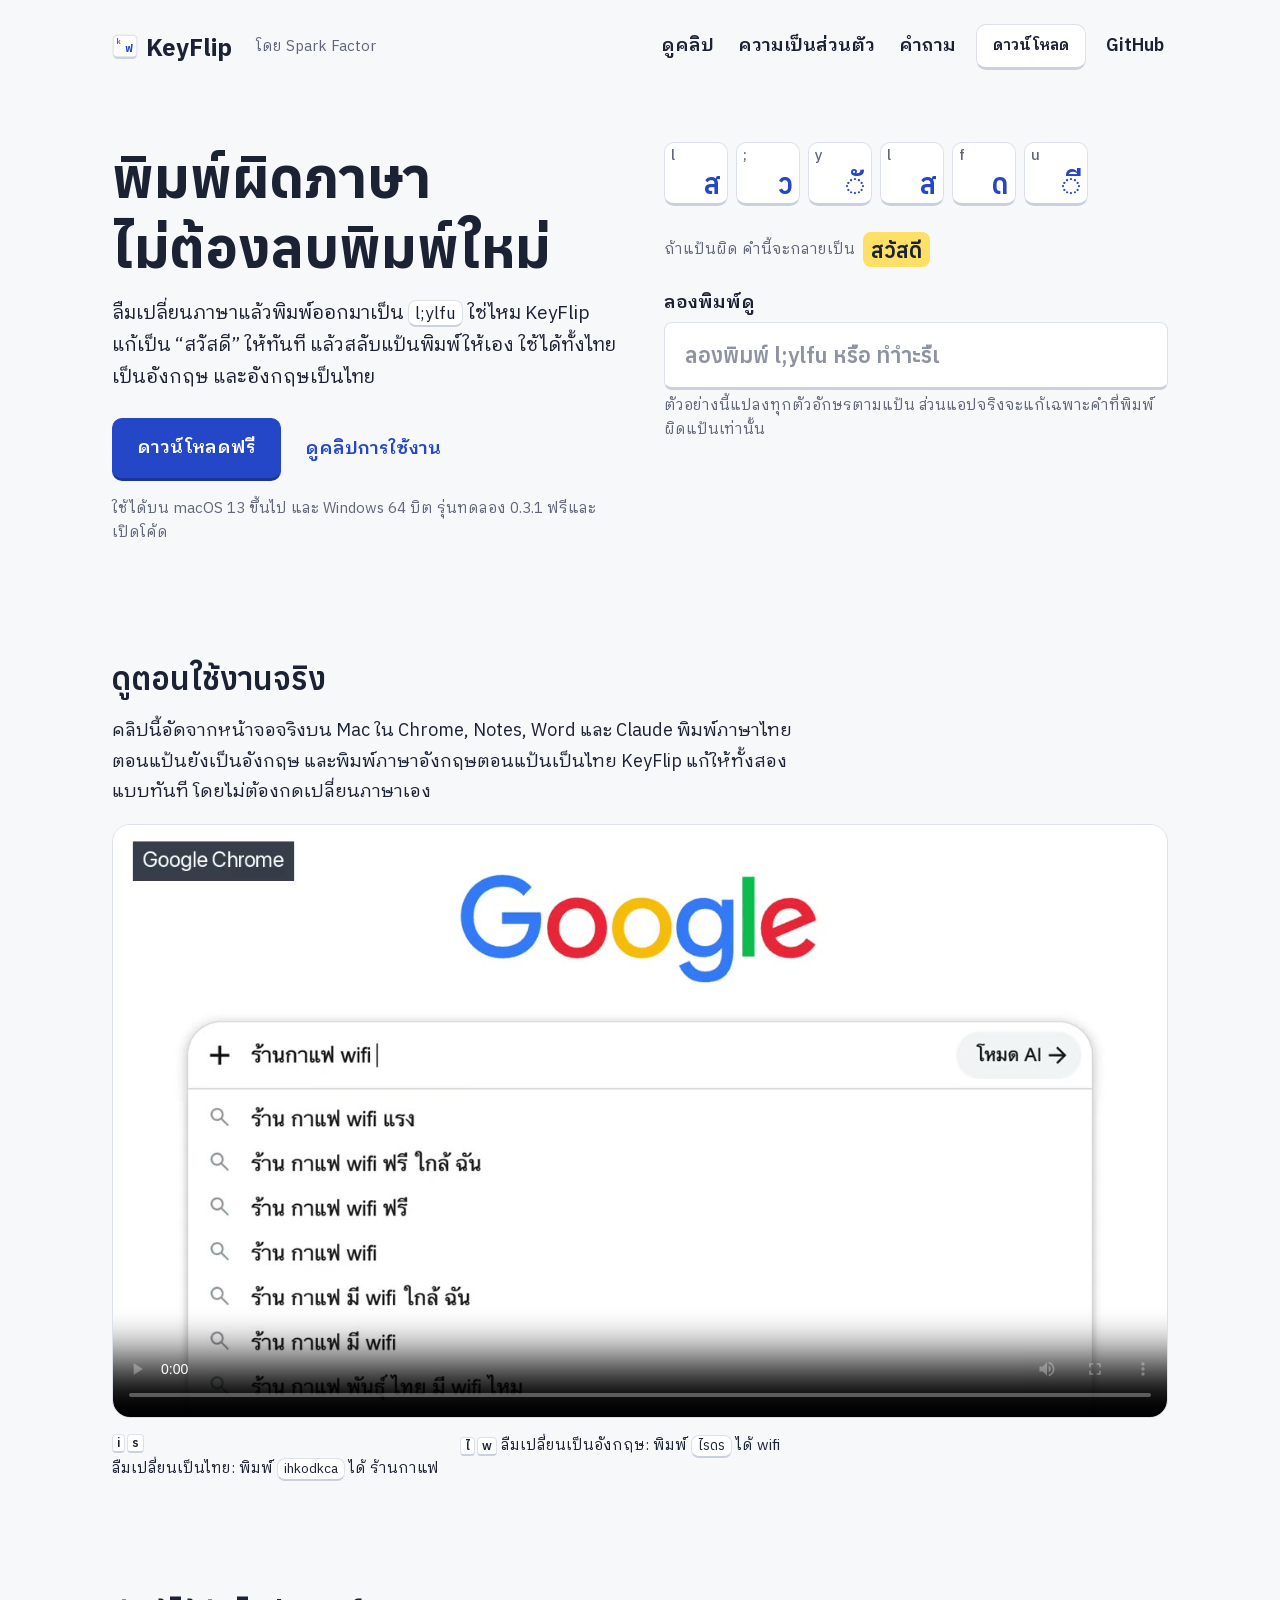
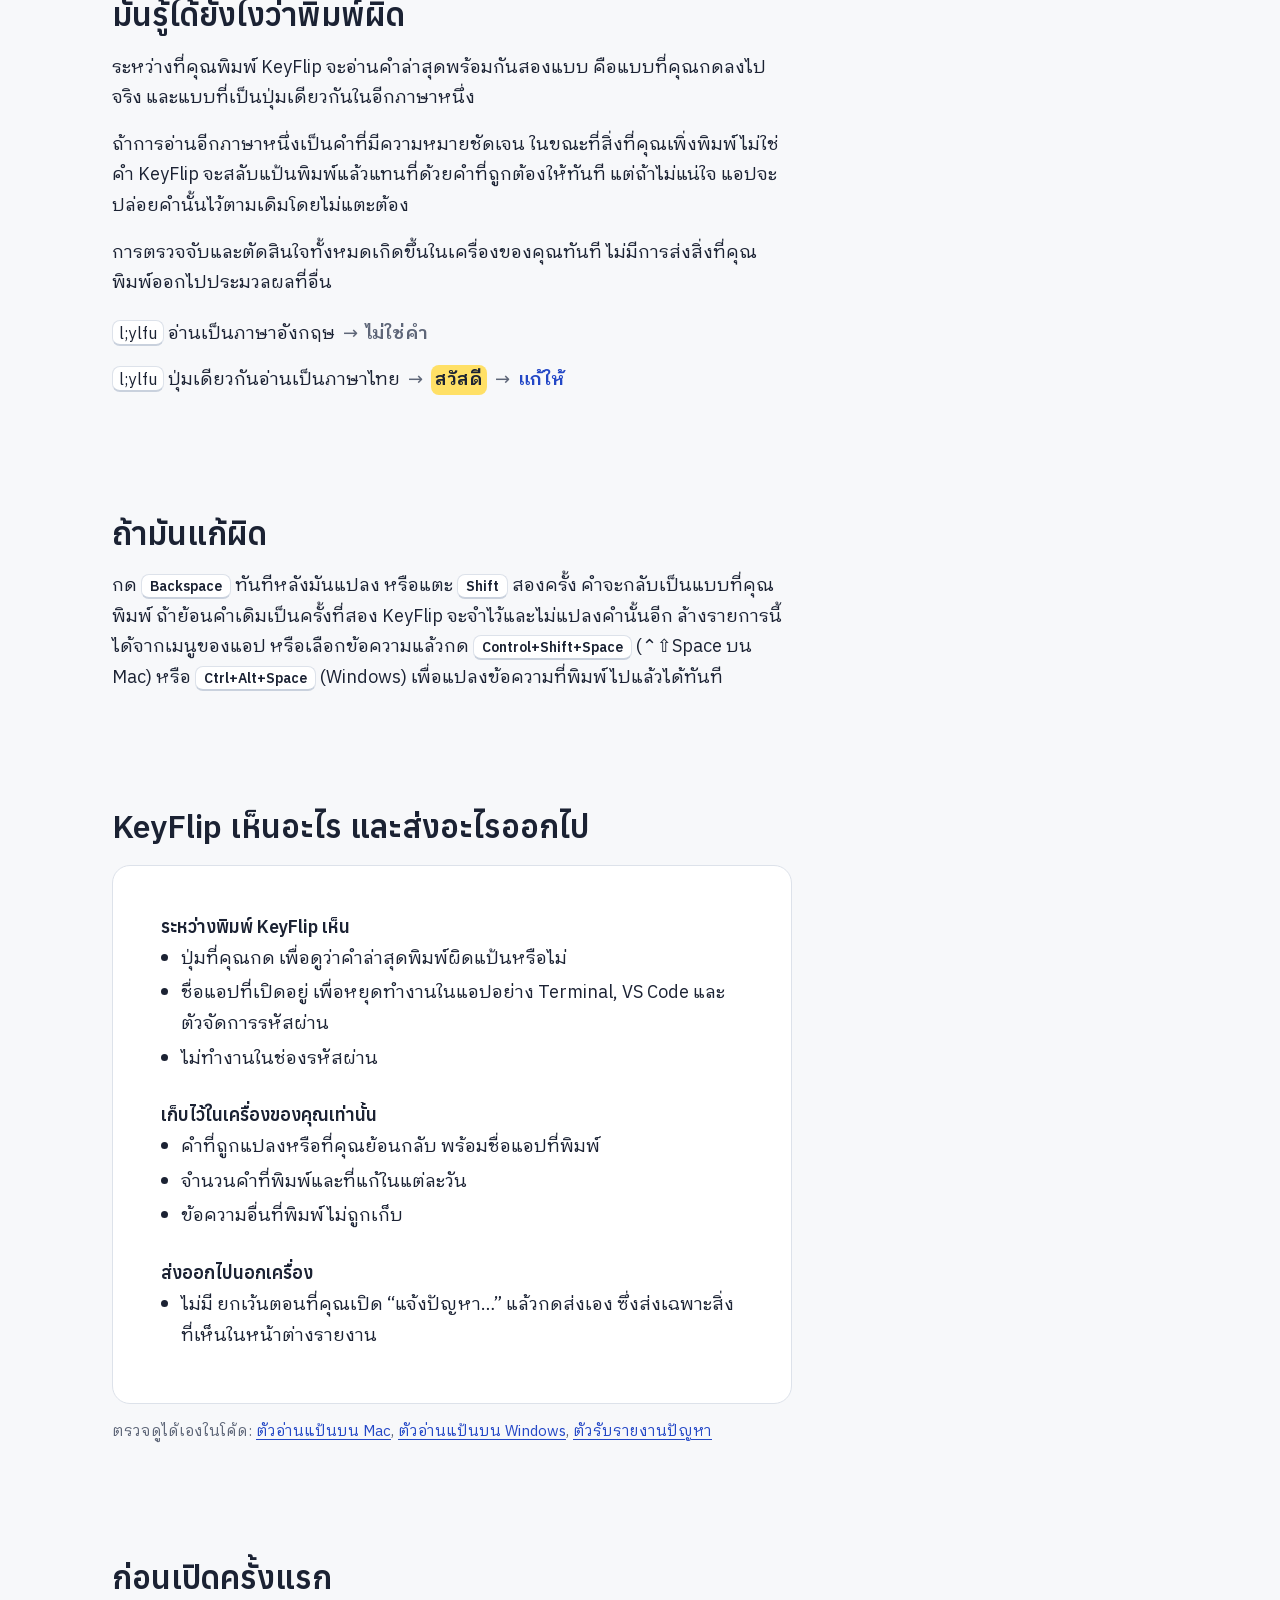
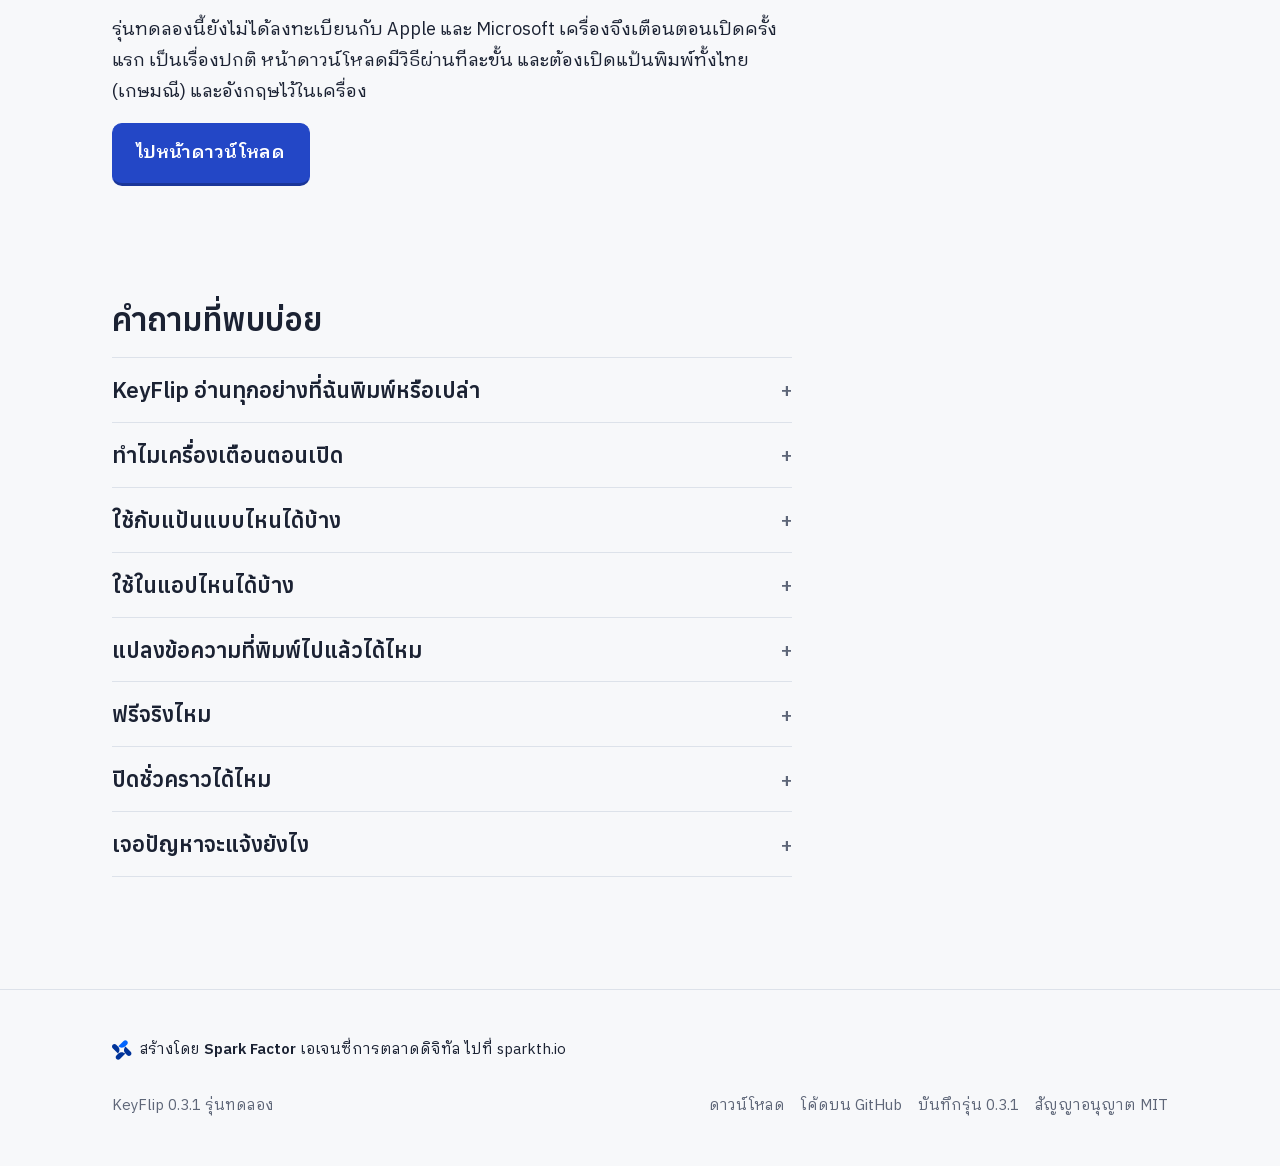
<file: site/index.html>
<!DOCTYPE html>
<html lang="th">
<head>
  <meta charset="UTF-8">
  <meta name="viewport" content="width=device-width, initial-scale=1.0">
  <title>KeyFlip: แก้คำที่พิมพ์ผิดภาษาอัตโนมัติ ไทย อังกฤษ</title>
  <meta name="description" content="ลืมเปลี่ยนภาษาแล้วพิมพ์ออกมาเป็น l;ylfu? KeyFlip แก้เป็น สวัสดี ให้ทันทีและสลับแป้นให้เอง ใช้ได้ทั้งไทยเป็นอังกฤษและอังกฤษเป็นไทย ฟรีบน Mac และ Windows">
  <link rel="canonical" href="https://keyflip.sparkth.io/">
  <link rel="icon" href="assets/favicon.svg" type="image/svg+xml">
  <meta name="theme-color" content="#F7F8FA">

  <!-- Open Graph -->
  <meta property="og:type" content="website">
  <meta property="og:url" content="https://keyflip.sparkth.io/">
  <meta property="og:title" content="KeyFlip: แก้คำที่พิมพ์ผิดภาษาอัตโนมัติ ไทย อังกฤษ">
  <meta property="og:description" content="ลืมเปลี่ยนภาษาแล้วพิมพ์ออกมาเป็น l;ylfu? KeyFlip แก้เป็น สวัสดี ให้ทันทีและสลับแป้นให้เอง ใช้ได้ทั้งไทยเป็นอังกฤษและอังกฤษเป็นไทย ฟรีบน Mac และ Windows">
  <meta property="og:image" content="https://keyflip.sparkth.io/assets/og.png">
  <meta property="og:image:width" content="1200">
  <meta property="og:image:height" content="630">

  <!-- Twitter Card -->
  <meta name="twitter:card" content="summary_large_image">
  <meta name="twitter:title" content="KeyFlip: แก้คำที่พิมพ์ผิดภาษาอัตโนมัติ ไทย อังกฤษ">
  <meta name="twitter:description" content="ลืมเปลี่ยนภาษาแล้วพิมพ์ออกมาเป็น l;ylfu? KeyFlip แก้เป็น สวัสดี ให้ทันทีและสลับแป้นให้เอง ใช้ได้ทั้งไทยเป็นอังกฤษและอังกฤษเป็นไทย ฟรีบน Mac และ Windows">
  <meta name="twitter:image" content="https://keyflip.sparkth.io/assets/og.png">

  <!-- Preload Critical Thai Subsets -->
  <link rel="preload" href="fonts/anuphan-400-700-thai.woff2" as="font" type="font/woff2" crossorigin>
  <link rel="preload" href="fonts/ibm-plex-sans-thai-looped-400-thai.woff2" as="font" type="font/woff2" crossorigin>

  <!-- Stylesheets in Strict Order -->
  <link rel="stylesheet" href="fonts/fonts.css">
  <link rel="stylesheet" href="design/tokens.css">
  <link rel="stylesheet" href="assets/site.css">

  <script src="assets/site.js" defer></script>

  <!-- Schema.org SoftwareApplication JSON-LD -->
  <script type="application/ld+json">
  {
    "@context": "https://schema.org",
    "@type": "SoftwareApplication",
    "name": "KeyFlip",
    "operatingSystem": "macOS 13+, Windows 10/11 (64-bit)",
    "applicationCategory": "UtilitiesApplication",
    "softwareVersion": "0.3.1",
    "offers": {
      "@type": "Offer",
      "price": "0",
      "priceCurrency": "THB"
    },
    "license": "https://opensource.org/licenses/MIT",
    "url": "https://keyflip.sparkth.io/",
    "downloadUrl": "https://keyflip.sparkth.io/download/"
  }
  </script>
</head>
<body>
  <a href="#main-content" class="skip-link">ข้ามไปยังเนื้อหาหลัก</a>

  <!-- Section 0: Header -->
  <header class="site-header">
    <div class="page-container site-header-inner">
      <a href="./" class="wordmark-link" aria-label="KeyFlip หน้าแรก">
        <svg class="wordmark-icon" viewBox="0 0 24 24" aria-hidden="true" focusable="false">
          <rect x="1" y="1" width="22" height="22" rx="4" fill="#C9D1DD"/>
          <rect x="1" y="1" width="22" height="20" rx="4" fill="#FFFFFF" stroke="#DDE2EA" stroke-width="1"/>
          <text x="4" y="9" font-family="'KF Display', sans-serif" font-size="7" font-weight="600" fill="#5E6678">k</text>
          <text x="19" y="17" text-anchor="end" font-family="'KF Display', sans-serif" font-size="10" font-weight="700" fill="#2347C6">ฟ</text>
        </svg>
        <span class="wordmark-text">KeyFlip</span>
      </a>
      <a class="header-by" href="https://sparkth.io" target="_blank" rel="noopener">โดย Spark Factor</a>

      <nav class="site-nav" aria-label="เมนูหลัก">
        <a href="#video" class="nav-link nav-link-desktop">ดูคลิป</a>
        <a href="#privacy" class="nav-link nav-link-desktop">ความเป็นส่วนตัว</a>
        <a href="#faq" class="nav-link nav-link-desktop">คำถาม</a>
        <a href="download/" class="btn btn-secondary btn-sm nav-download">ดาวน์โหลด</a>
        <a href="https://github.com/ongkub/keyflip" class="nav-link nav-link-desktop" target="_blank" rel="noopener noreferrer" aria-label="โค้ดบน GitHub (เปิดในแท็บใหม่)">GitHub</a>
      </nav>
    </div>
  </header>

  <main id="main-content">
    <!-- Section 1: Hero -->
    <section class="site-section hero-section">
      <div class="page-container">
        <div class="hero-grid">
          <!-- Left Column -->
          <div class="hero-content">
            <h1><span class="phrase">พิมพ์ผิดภาษา</span> <span class="phrase">ไม่ต้องลบพิมพ์ใหม่</span></h1>
            <p class="hero-lead">ลืมเปลี่ยนภาษาแล้วพิมพ์ออกมาเป็น <kbd>l;ylfu</kbd> ใช่ไหม KeyFlip แก้เป็น “สวัสดี” ให้ทันที แล้วสลับแป้นพิมพ์ให้เอง ใช้ได้ทั้งไทยเป็นอังกฤษ และอังกฤษเป็นไทย</p>
            <div class="hero-actions">
              <a href="download/" class="btn btn-primary">ดาวน์โหลดฟรี</a>
              <a href="#video" class="hero-link-video">ดูคลิปการใช้งาน</a>
            </div>
            <p class="hero-meta">ใช้ได้บน macOS 13&nbsp;ขึ้นไป และ Windows 64&nbsp;บิต รุ่นทดลอง 0.3.1 ฟรีและเปิดโค้ด</p>
          </div>

          <!-- Right Column: Keycap Flip & Demo Input -->
          <div class="hero-demo-stage">
            <p class="visually-hidden">ตัวอย่าง: ปุ่ม l;ylfu บนแป้นอังกฤษ ตรงกับคำว่า สวัสดี บนแป้นไทย</p>
            <div class="keycap-row" id="hero-keycap-row" aria-hidden="true">
              <!-- Key 1: l -> ส -->
              <div class="keycap" data-key="0">
                <div class="keycap-inner">
                  <div class="keycap-face keycap-face-front">
                    <span class="legend-latin legend-lead-ink">l</span>
                    <span class="legend-thai legend-sub">ส</span>
                  </div>
                  <div class="keycap-face keycap-face-back">
                    <span class="legend-latin legend-sub">l</span>
                    <span class="legend-thai legend-lead-primary">ส</span>
                  </div>
                </div>
              </div>

              <!-- Key 2: ; -> ว -->
              <div class="keycap" data-key="1">
                <div class="keycap-inner">
                  <div class="keycap-face keycap-face-front">
                    <span class="legend-latin legend-lead-ink">;</span>
                    <span class="legend-thai legend-sub">ว</span>
                  </div>
                  <div class="keycap-face keycap-face-back">
                    <span class="legend-latin legend-sub">;</span>
                    <span class="legend-thai legend-lead-primary">ว</span>
                  </div>
                </div>
              </div>

              <!-- Key 3: y -> ◌ั -->
              <div class="keycap" data-key="2">
                <div class="keycap-inner">
                  <div class="keycap-face keycap-face-front">
                    <span class="legend-latin legend-lead-ink">y</span>
                    <span class="legend-thai legend-sub">&#x25CC;&#x0E31;</span>
                  </div>
                  <div class="keycap-face keycap-face-back">
                    <span class="legend-latin legend-sub">y</span>
                    <span class="legend-thai legend-lead-primary">&#x25CC;&#x0E31;</span>
                  </div>
                </div>
              </div>

              <!-- Key 4: l -> ส -->
              <div class="keycap" data-key="3">
                <div class="keycap-inner">
                  <div class="keycap-face keycap-face-front">
                    <span class="legend-latin legend-lead-ink">l</span>
                    <span class="legend-thai legend-sub">ส</span>
                  </div>
                  <div class="keycap-face keycap-face-back">
                    <span class="legend-latin legend-sub">l</span>
                    <span class="legend-thai legend-lead-primary">ส</span>
                  </div>
                </div>
              </div>

              <!-- Key 5: f -> ด -->
              <div class="keycap" data-key="4">
                <div class="keycap-inner">
                  <div class="keycap-face keycap-face-front">
                    <span class="legend-latin legend-lead-ink">f</span>
                    <span class="legend-thai legend-sub">ด</span>
                  </div>
                  <div class="keycap-face keycap-face-back">
                    <span class="legend-latin legend-sub">f</span>
                    <span class="legend-thai legend-lead-primary">ด</span>
                  </div>
                </div>
              </div>

              <!-- Key 6: u -> ◌ี -->
              <div class="keycap" data-key="5">
                <div class="keycap-inner">
                  <div class="keycap-face keycap-face-front">
                    <span class="legend-latin legend-lead-ink">u</span>
                    <span class="legend-thai legend-sub">&#x25CC;&#x0E35;</span>
                  </div>
                  <div class="keycap-face keycap-face-back">
                    <span class="legend-latin legend-sub">u</span>
                    <span class="legend-thai legend-lead-primary">&#x25CC;&#x0E35;</span>
                  </div>
                </div>
              </div>
            </div>

            <div class="hero-result-line" aria-live="polite">
              <span class="hero-result-caption">ถ้าแป้นผิด คำนี้จะกลายเป็น</span>
              <span class="composed-word" id="hero-composed-word">สวัสดี</span>
            </div>

            <div class="demo-input-group">
              <label for="demo-text-input" class="demo-input-label">ลองพิมพ์ดู</label>
              <input type="text" id="demo-text-input" class="demo-text-input" placeholder="ลองพิมพ์ l;ylfu หรือ ทำำะรืเ" autocomplete="off" autocapitalize="off" autocorrect="off" spellcheck="false" inputmode="text" aria-describedby="demo-note">
              <p id="demo-note" class="demo-input-note">ตัวอย่างนี้แปลงทุกตัวอักษรตามแป้น ส่วนแอปจริงจะแก้เฉพาะคำที่พิมพ์ผิดแป้นเท่านั้น</p>
            </div>
          </div>
        </div>
      </div>
    </section>

    <!-- Section 2: Video -->
    <section class="site-section" id="video">
      <div class="page-container">
        <h2>ดูตอนใช้งานจริง</h2>
        <p>คลิปนี้อัดจากหน้าจอจริงบน Mac ใน Chrome, Notes, Word และ Claude พิมพ์ภาษาไทยตอนแป้นยังเป็นอังกฤษ และพิมพ์ภาษาอังกฤษตอนแป้นเป็นไทย KeyFlip แก้ให้ทั้งสองแบบทันที โดยไม่ต้องกดเปลี่ยนภาษาเอง</p>
        <div class="video-frame">
          <video controls playsinline preload="metadata" width="1280" height="720" poster="assets/demo/keyflip-demo-poster.jpg">
            <source src="assets/demo/keyflip-demo.mp4" type="video/mp4">
            <track kind="captions" srclang="th" label="ไทย" src="assets/demo/keyflip-demo.th.vtt" default>
          </video>
        </div>
        <div class="video-captions-grid">
          <div class="video-caption-item">
            <span class="mini-key-pair" aria-hidden="true"><kbd class="mini-key">i</kbd><kbd class="mini-key">ร</kbd></span>
            <span>ลืมเปลี่ยนเป็นไทย: พิมพ์ <kbd>ihkodkca</kbd> ได้ ร้านกาแฟ</span>
          </div>
          <div class="video-caption-item">
            <span class="mini-key-pair" aria-hidden="true"><kbd class="mini-key">ไ</kbd><kbd class="mini-key">w</kbd></span>
            <span>ลืมเปลี่ยนเป็นอังกฤษ: พิมพ์ <kbd>ไรดร</kbd> ได้ wifi</span>
          </div>
        </div>
      </div>
    </section>

    <!-- Section 3: How it knows -->
    <section class="site-section">
      <div class="page-container">
        <h2>มันรู้ได้ยังไงว่าพิมพ์ผิด</h2>
        <p>ระหว่างที่คุณพิมพ์ KeyFlip จะอ่านคำล่าสุดพร้อมกันสองแบบ คือแบบที่คุณกดลงไปจริง และแบบที่เป็นปุ่มเดียวกันในอีกภาษาหนึ่ง</p>
        <p>ถ้าการอ่านอีกภาษาหนึ่งเป็นคำที่มีความหมายชัดเจน ในขณะที่สิ่งที่คุณเพิ่งพิมพ์ไม่ใช่คำ KeyFlip จะสลับแป้นพิมพ์แล้วแทนที่ด้วยคำที่ถูกต้องให้ทันที แต่ถ้าไม่แน่ใจ แอปจะปล่อยคำนั้นไว้ตามเดิมโดยไม่แตะต้อง</p>
        <p>การตรวจจับและตัดสินใจทั้งหมดเกิดขึ้นในเครื่องของคุณทันที ไม่มีการส่งสิ่งที่คุณพิมพ์ออกไปประมวลผลที่อื่น</p>
        <div class="compare-box" role="table" aria-label="เปรียบเทียบการอ่านคำสองภาษา">
          <div class="compare-row" role="row">
            <span class="compare-col-typed"><kbd>l;ylfu</kbd> อ่านเป็นภาษาอังกฤษ</span>
            <span class="compare-arrow" aria-hidden="true">→</span>
            <span class="compare-status text-slate">ไม่ใช่คำ</span>
          </div>
          <div class="compare-row" role="row">
            <span class="compare-col-typed"><kbd>l;ylfu</kbd> ปุ่มเดียวกันอ่านเป็นภาษาไทย</span>
            <span class="compare-arrow" aria-hidden="true">→</span>
            <span class="compare-status"><mark>สวัสดี</mark></span>
            <span class="compare-arrow" aria-hidden="true">→</span>
            <span class="compare-status text-primary">แก้ให้</span>
          </div>
        </div>
      </div>
    </section>

    <!-- Section 4: If it gets it wrong -->
    <section class="site-section">
      <div class="page-container">
        <h2>ถ้ามันแก้ผิด</h2>
        <p>กด <kbd class="key-chip">Backspace</kbd> ทันทีหลังมันแปลง หรือแตะ <kbd class="key-chip">Shift</kbd> สองครั้ง คำจะกลับเป็นแบบที่คุณพิมพ์ ถ้าย้อนคำเดิมเป็นครั้งที่สอง KeyFlip จะจำไว้และไม่แปลงคำนั้นอีก ล้างรายการนี้ได้จากเมนูของแอป หรือเลือกข้อความแล้วกด <kbd class="key-chip">Control+Shift+Space</kbd> (⌃⇧Space บน Mac) หรือ <kbd class="key-chip">Ctrl+Alt+Space</kbd> (Windows) เพื่อแปลงข้อความที่พิมพ์ไปแล้วได้ทันที</p>
      </div>
    </section>

    <!-- Section 5: Privacy -->
    <section class="site-section" id="privacy">
      <div class="page-container">
        <h2>KeyFlip เห็นอะไร และส่งอะไรออกไป</h2>
        <div class="privacy-panel">
          <div class="privacy-group">
            <h3>ระหว่างพิมพ์ KeyFlip เห็น</h3>
            <ul>
              <li>ปุ่มที่คุณกด เพื่อดูว่าคำล่าสุดพิมพ์ผิดแป้นหรือไม่</li>
              <li>ชื่อแอปที่เปิดอยู่ เพื่อหยุดทำงานในแอปอย่าง Terminal, VS Code และตัวจัดการรหัสผ่าน</li>
              <li>ไม่ทำงานในช่องรหัสผ่าน</li>
            </ul>
          </div>
          <div class="privacy-group">
            <h3>เก็บไว้ในเครื่องของคุณเท่านั้น</h3>
            <ul>
              <li>คำที่ถูกแปลงหรือที่คุณย้อนกลับ พร้อมชื่อแอปที่พิมพ์</li>
              <li>จำนวนคำที่พิมพ์และที่แก้ในแต่ละวัน</li>
              <li>ข้อความอื่นที่พิมพ์ไม่ถูกเก็บ</li>
            </ul>
          </div>
          <div class="privacy-group">
            <h3>ส่งออกไปนอกเครื่อง</h3>
            <ul>
              <li>ไม่มี ยกเว้นตอนที่คุณเปิด “แจ้งปัญหา…” แล้วกดส่งเอง ซึ่งส่งเฉพาะสิ่งที่เห็นในหน้าต่างรายงาน</li>
            </ul>
          </div>
        </div>
        <p class="privacy-source-links">ตรวจดูได้เองในโค้ด:
          <a href="https://github.com/ongkub/keyflip/blob/main/app/Sources/KeyTap.swift" target="_blank" rel="noopener noreferrer">ตัวอ่านแป้นบน Mac</a>,
          <a href="https://github.com/ongkub/keyflip/blob/main/win/src/hook.rs" target="_blank" rel="noopener noreferrer">ตัวอ่านแป้นบน Windows</a>,
          <a href="https://github.com/ongkub/keyflip/blob/main/server/feedback_server.py" target="_blank" rel="noopener noreferrer">ตัวรับรายงานปัญหา</a>
        </p>
      </div>
    </section>

    <!-- Section 6: Before the first open -->
    <section class="site-section">
      <div class="page-container">
        <h2>ก่อนเปิดครั้งแรก</h2>
        <p>รุ่นทดลองนี้ยังไม่ได้ลงทะเบียนกับ Apple และ Microsoft เครื่องจึงเตือนตอนเปิดครั้งแรก เป็นเรื่องปกติ หน้าดาวน์โหลดมีวิธีผ่านทีละขั้น และต้องเปิดแป้นพิมพ์ทั้งไทย (เกษมณี) และอังกฤษไว้ในเครื่อง</p>
        <p><a href="download/" class="btn btn-primary">ไปหน้าดาวน์โหลด</a></p>
      </div>
    </section>

    <!-- Section 7: FAQ -->
    <section class="site-section" id="faq">
      <div class="page-container">
        <h2>คำถามที่พบบ่อย</h2>
        <div class="faq-list">
          <details class="faq-item">
            <summary class="faq-question">
              <span>KeyFlip อ่านทุกอย่างที่ฉันพิมพ์หรือเปล่า</span>
              <span class="faq-indicator" aria-hidden="true">+</span>
            </summary>
            <div class="faq-answer">
              <p>ไม่อ่านทุกอย่าง KeyFlip เฝ้าดูการกดปุ่มเพื่อตัดสินใจเฉพาะคำล่าสุดที่คุณกำลังพิมพ์เท่านั้น เมื่อแปลงคำหรือเมื่อคุณกดย้อนคำ ข้อมูลคำเหล่านั้นจะถูกเก็บไว้เฉพาะในเครื่องของคุณเพื่อการเรียนรู้ จะไม่มีการส่งข้อความใด&nbsp;ๆ ออกนอกเครื่องเว้นแต่คุณจะกดส่งรายงานปัญหาด้วยตัวเอง และโค้ดทั้งหมดเปิดเผยให้ตรวจสอบได้</p>
            </div>
          </details>

          <details class="faq-item">
            <summary class="faq-question">
              <span>ทำไมเครื่องเตือนตอนเปิด</span>
              <span class="faq-indicator" aria-hidden="true">+</span>
            </summary>
            <div class="faq-answer">
              <p>เนื่องจากเป็นรุ่นทดลอง (Beta) ที่ยังไม่ได้ลงทะเบียนใบรับรองนักพัฒนากับ Apple และ Microsoft ทั้งสองระบบจึงขึ้นข้อความเตือนความปลอดภัยตามปกติ คุณสามารถดูขั้นตอนการอนุญาตเปิดใช้งานทีละขั้นอย่างละเอียดได้ในหน้าดาวน์โหลด</p>
            </div>
          </details>

          <details class="faq-item">
            <summary class="faq-question">
              <span>ใช้กับแป้นแบบไหนได้บ้าง</span>
              <span class="faq-indicator" aria-hidden="true">+</span>
            </summary>
            <div class="faq-answer">
              <p>ปัจจุบันรองรับแป้นพิมพ์ภาษาไทยแบบเกษมณี (Kedmanee) คู่กับภาษาอังกฤษแบบมาตรฐาน (US / ABC) สำหรับแป้นพิมพ์ปัตตะโชติ (Pattachote) ยังไม่รองรับในรุ่นนี้</p>
            </div>
          </details>

          <details class="faq-item">
            <summary class="faq-question">
              <span>ใช้ในแอปไหนได้บ้าง</span>
              <span class="faq-indicator" aria-hidden="true">+</span>
            </summary>
            <div class="faq-answer">
              <p>ใช้งานได้ในเกือบทุกแอปที่คุณพิมพ์ข้อความ เช่น เว็บบราวเซอร์, LINE, Microsoft Word, โปรแกรมอีเมล และแอปแช็ตทั่วไป โดย KeyFlip จะหยุดทำงานโดยอัตโนมัติในช่องกรอกรหัสผ่าน แอป Terminal ตัวแก้ไขโค้ด และโปรแกรมจัดการรหัสผ่าน</p>
            </div>
          </details>

          <details class="faq-item">
            <summary class="faq-question">
              <span>แปลงข้อความที่พิมพ์ไปแล้วได้ไหม</span>
              <span class="faq-indicator" aria-hidden="true">+</span>
            </summary>
            <div class="faq-answer">
              <p>ทำได้ เพียงเลือกข้อความในแอปใดก็ได้ แล้วกด <kbd class="key-chip">Control+Shift+Space</kbd> (⌃⇧Space บน Mac) หรือ <kbd class="key-chip">Ctrl+Alt+Space</kbd> (Windows) KeyFlip จะแทนที่ข้อความด้วยคำที่แปลงภาษาให้ทันที โดยจะแปลงเฉพาะคำที่พิมพ์ผิดภาษา หรือสลับทั้งข้อความหากทุกคำถูกต้องอยู่แล้ว สามารถกดย้อนกลับ (Undo) ได้ด้วย Command+Z หรือ Ctrl+Z ในแอปนั้น ฟังก์ชันนี้ทำงานได้แม้ปิดการแก้คำอัตโนมัติไว้ ยกเว้นในช่องรหัสผ่านหรือแอปที่ปิดการทำงานไว้ การทำงานจะใช้คลิปบอร์ดชั่วคราวและคืนค่าเดิมให้ทันที พร้อมระบุไม่ให้โปรแกรมประวัติคลิปบอร์ดบันทึกข้อความ เปิดหรือปิดได้จากเมนู “แปลงข้อความที่เลือก” ในแอป</p>
            </div>
          </details>

          <details class="faq-item">
            <summary class="faq-question">
              <span>ฟรีจริงไหม</span>
              <span class="faq-indicator" aria-hidden="true">+</span>
            </summary>
            <div class="faq-answer">
              <p>ฟรีอย่างสมบูรณ์ ไม่มีค่าใช้จ่ายและไม่มีโฆษณา ตัวแอปเป็นโครงการโอเพนซอร์สภายใต้สัญญาอนุญาต MIT</p>
            </div>
          </details>

          <details class="faq-item">
            <summary class="faq-question">
              <span>ปิดชั่วคราวได้ไหม</span>
              <span class="faq-indicator" aria-hidden="true">+</span>
            </summary>
            <div class="faq-answer">
              <p>ปิดชั่วคราวได้ตลอดเวลา บน Mac คลิกไอคอนบนแถบเมนูด้านบนแล้วเลือก “แก้ภาษาอัตโนมัติ” เพื่อเปิด/ปิด ส่วนบน Windows ให้คลิกขวาที่ไอคอนในถาดระบบ (System Tray)</p>
            </div>
          </details>

          <details class="faq-item">
            <summary class="faq-question">
              <span>เจอปัญหาจะแจ้งยังไง</span>
              <span class="faq-indicator" aria-hidden="true">+</span>
            </summary>
            <div class="faq-answer">
              <p>คุณสามารถเปิดเมนูของแอปแล้วเลือก “แจ้งปัญหา…” โดยคุณจะมองเห็นข้อมูลทั้งหมดที่จะส่งก่อนกดส่งเสมอ หรือสามารถเปิด Issue ในคลังโค้ดบน GitHub ได้โดยตรง</p>
            </div>
          </details>
        </div>
      </div>
    </section>
  </main>

  <!-- Section 8: Footer -->
  <footer class="site-footer">
    <div class="page-container site-footer-inner">
      <a class="made-by" href="https://sparkth.io" target="_blank" rel="noopener">
        <img src="assets/spark-factor-logo.svg" alt="" width="20" height="20">
        <span>สร้างโดย <strong>Spark Factor</strong> เอเจนซี่การตลาดดิจิทัล ไปที่ sparkth.io</span>
      </a>
      <p class="footer-meta">KeyFlip 0.3.1 รุ่นทดลอง</p>
      <nav class="footer-links" aria-label="ลิงก์ส่วนท้าย">
        <a href="download/">ดาวน์โหลด</a>
        <a href="https://github.com/ongkub/keyflip" target="_blank" rel="noopener noreferrer">โค้ดบน GitHub</a>
        <a href="https://github.com/ongkub/keyflip/releases/tag/v0.3.1-beta" target="_blank" rel="noopener noreferrer">บันทึกรุ่น 0.3.1</a>
        <a href="https://github.com/ongkub/keyflip/blob/main/LICENSE" target="_blank" rel="noopener noreferrer">สัญญาอนุญาต MIT</a>
      </nav>
    </div>
  </footer>
</body>
</html>
</file>
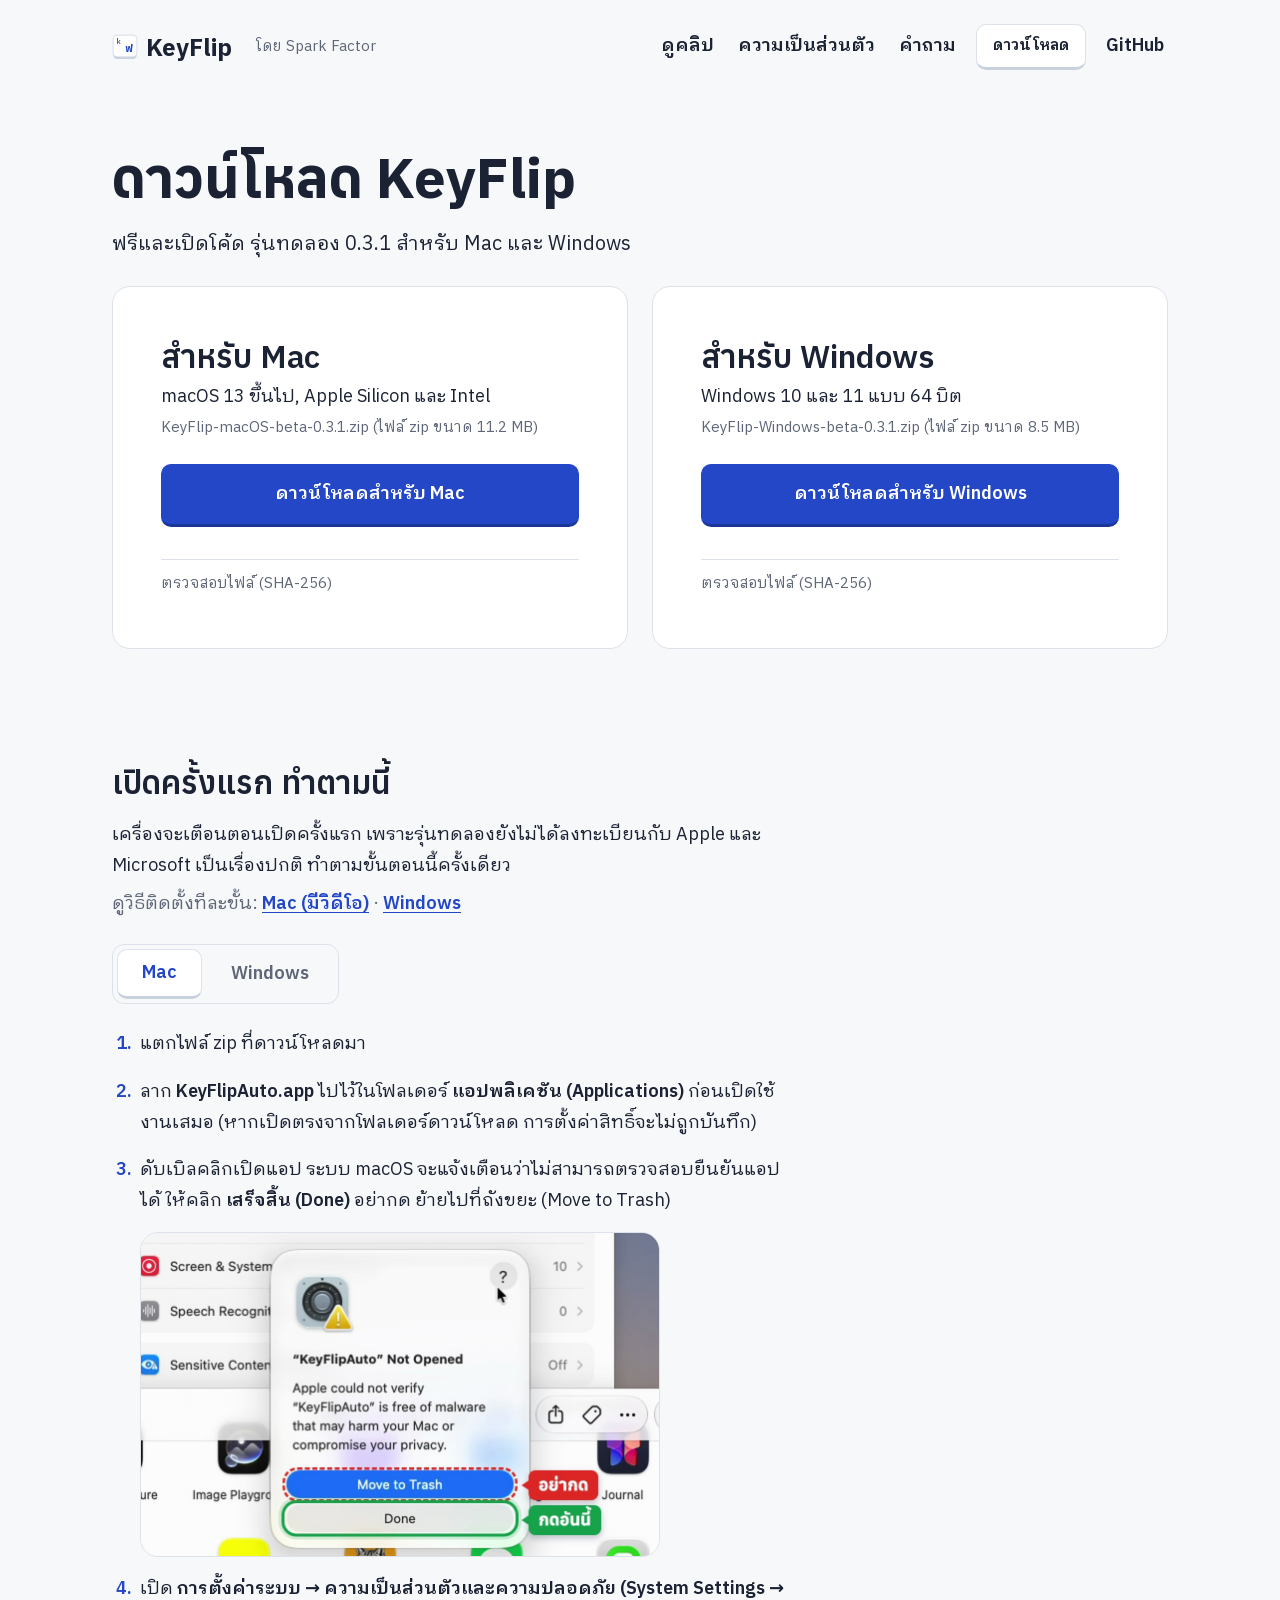
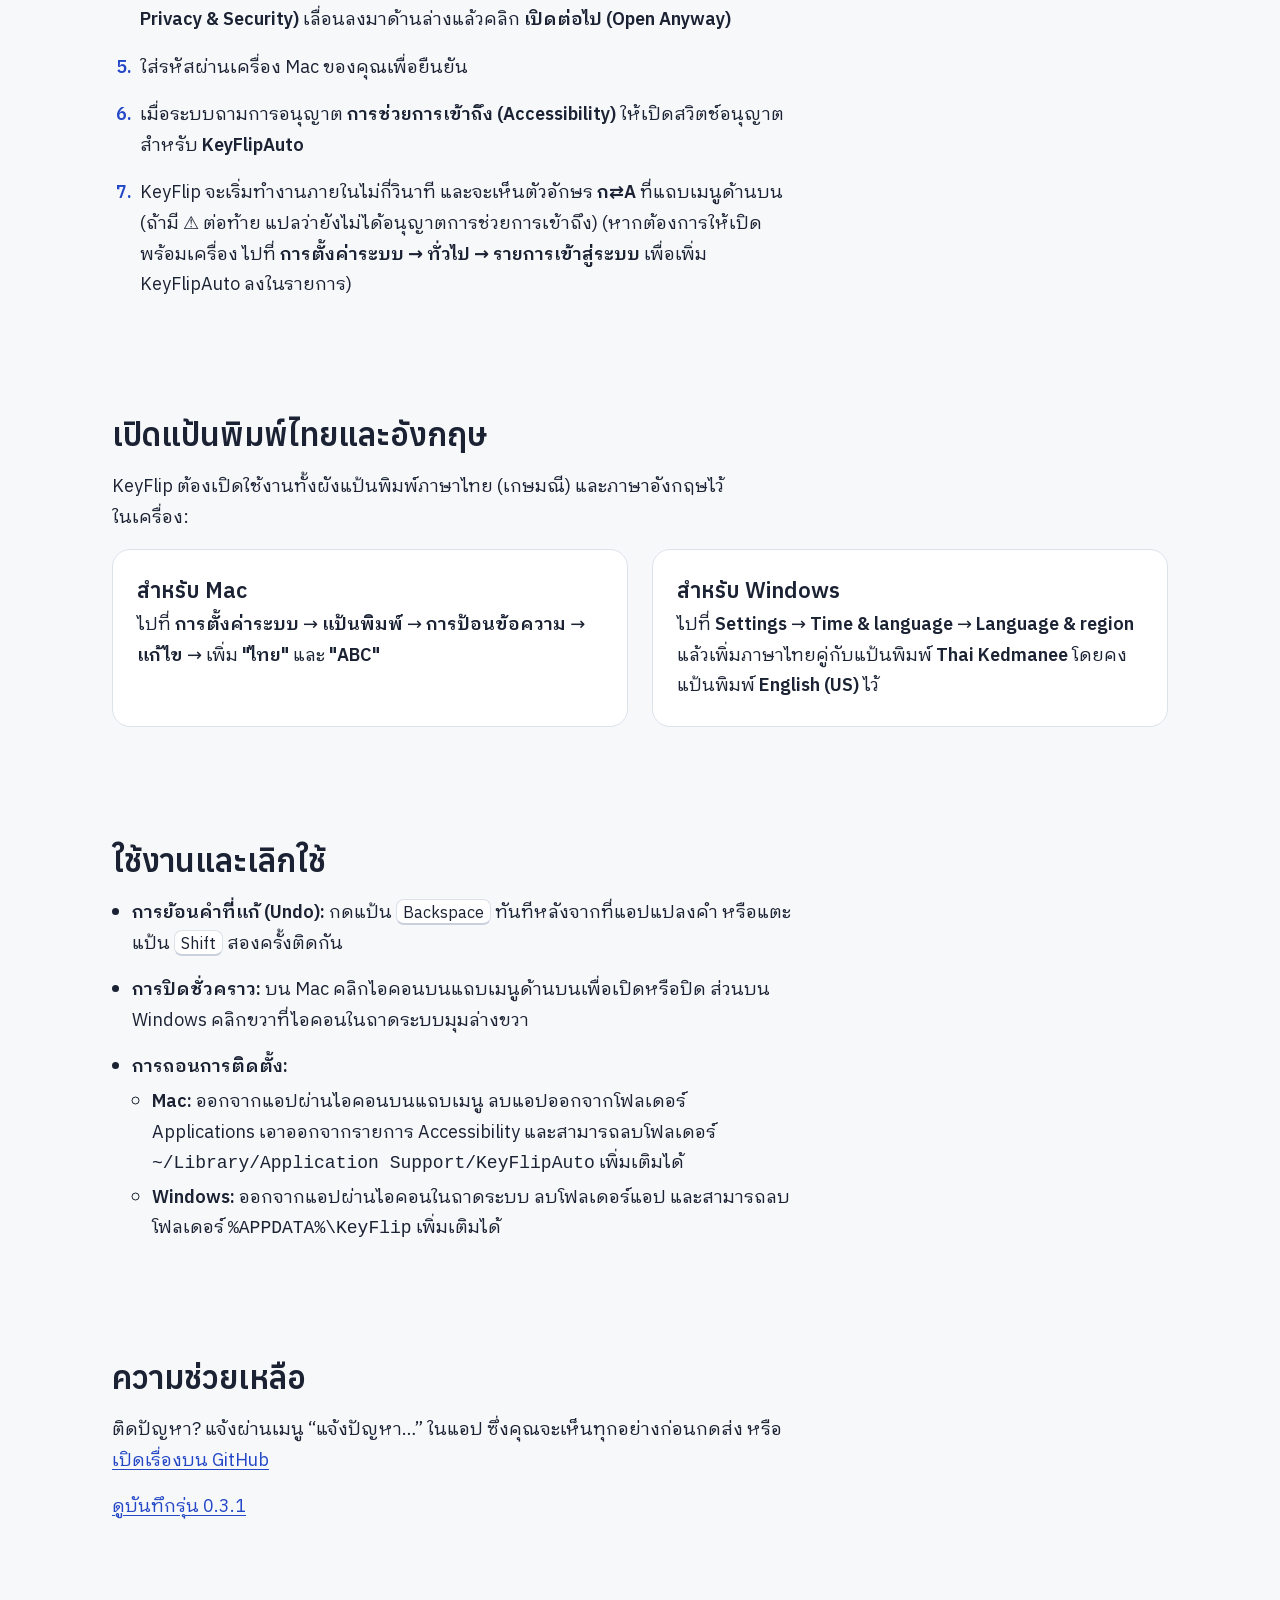
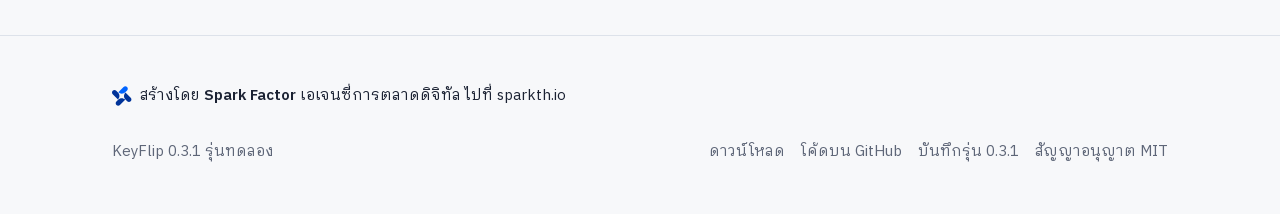
<file: site/download/index.html>
<!DOCTYPE html>
<html lang="th">
<head>
  <meta charset="UTF-8">
  <meta name="viewport" content="width=device-width, initial-scale=1.0">
  <title>ดาวน์โหลด KeyFlip สำหรับ Mac และ Windows</title>
  <meta name="description" content="ดาวน์โหลด KeyFlip รุ่นทดลอง 0.3.1 ฟรีสำหรับ Mac และ Windows แก้คำที่พิมพ์ผิดภาษาอัตโนมัติ พร้อมขั้นตอนการติดตั้งและการเปิดใช้งานครั้งแรก">
  <link rel="canonical" href="https://keyflip.sparkth.io/download/">
  <link rel="icon" href="../assets/favicon.svg" type="image/svg+xml">
  <meta name="theme-color" content="#F7F8FA">

  <!-- Open Graph -->
  <meta property="og:type" content="website">
  <meta property="og:url" content="https://keyflip.sparkth.io/download/">
  <meta property="og:title" content="ดาวน์โหลด KeyFlip สำหรับ Mac และ Windows">
  <meta property="og:description" content="ดาวน์โหลด KeyFlip รุ่นทดลอง 0.3.1 ฟรีสำหรับ Mac และ Windows แก้คำที่พิมพ์ผิดภาษาอัตโนมัติ พร้อมขั้นตอนการติดตั้งและการเปิดใช้งานครั้งแรก">
  <meta property="og:image" content="https://keyflip.sparkth.io/assets/og.png">
  <meta property="og:image:width" content="1200">
  <meta property="og:image:height" content="630">

  <!-- Twitter Card -->
  <meta name="twitter:card" content="summary_large_image">
  <meta name="twitter:title" content="ดาวน์โหลด KeyFlip สำหรับ Mac และ Windows">
  <meta name="twitter:description" content="ดาวน์โหลด KeyFlip รุ่นทดลอง 0.3.1 ฟรีสำหรับ Mac และ Windows แก้คำที่พิมพ์ผิดภาษาอัตโนมัติ พร้อมขั้นตอนการติดตั้งและการเปิดใช้งานครั้งแรก">
  <meta name="twitter:image" content="https://keyflip.sparkth.io/assets/og.png">

  <!-- Preload Critical Thai Subsets -->
  <link rel="preload" href="../fonts/anuphan-400-700-thai.woff2" as="font" type="font/woff2" crossorigin>
  <link rel="preload" href="../fonts/ibm-plex-sans-thai-looped-400-thai.woff2" as="font" type="font/woff2" crossorigin>

  <!-- Stylesheets in Strict Order -->
  <link rel="stylesheet" href="../fonts/fonts.css">
  <link rel="stylesheet" href="../design/tokens.css">
  <link rel="stylesheet" href="../assets/site.css">
  <link rel="stylesheet" href="../assets/download.css">

  <script src="../assets/download.js" defer></script>

  <!-- Schema.org SoftwareApplication JSON-LD -->
  <script type="application/ld+json">
  {
    "@context": "https://schema.org",
    "@type": "SoftwareApplication",
    "name": "KeyFlip",
    "operatingSystem": "macOS 13+, Windows 10/11 (64-bit)",
    "applicationCategory": "UtilitiesApplication",
    "softwareVersion": "0.3.1",
    "offers": {
      "@type": "Offer",
      "price": "0",
      "priceCurrency": "THB"
    },
    "license": "https://opensource.org/licenses/MIT",
    "url": "https://keyflip.sparkth.io/download/",
    "downloadUrl": "https://keyflip.sparkth.io/download/"
  }
  </script>
</head>
<body>
  <a href="#main-content" class="skip-link">ข้ามไปยังเนื้อหาหลัก</a>

  <!-- Header -->
  <header class="site-header">
    <div class="page-container site-header-inner">
      <a href="../" class="wordmark-link" aria-label="KeyFlip หน้าแรก">
        <svg class="wordmark-icon" viewBox="0 0 24 24" aria-hidden="true" focusable="false">
          <rect x="1" y="1" width="22" height="22" rx="4" fill="#C9D1DD"/>
          <rect x="1" y="1" width="22" height="20" rx="4" fill="#FFFFFF" stroke="#DDE2EA" stroke-width="1"/>
          <text x="4" y="9" font-family="'KF Display', sans-serif" font-size="7" font-weight="600" fill="#5E6678">k</text>
          <text x="19" y="17" text-anchor="end" font-family="'KF Display', sans-serif" font-size="10" font-weight="700" fill="#2347C6">ฟ</text>
        </svg>
        <span class="wordmark-text">KeyFlip</span>
      </a>
      <a class="header-by" href="https://sparkth.io" target="_blank" rel="noopener">โดย Spark Factor</a>

      <nav class="site-nav" aria-label="เมนูหลัก">
        <a href="../#video" class="nav-link nav-link-desktop">ดูคลิป</a>
        <a href="../#privacy" class="nav-link nav-link-desktop">ความเป็นส่วนตัว</a>
        <a href="../#faq" class="nav-link nav-link-desktop">คำถาม</a>
        <a href="./" class="btn btn-secondary btn-sm nav-download" aria-current="page">ดาวน์โหลด</a>
        <a href="https://github.com/ongkub/keyflip" class="nav-link nav-link-desktop" target="_blank" rel="noopener noreferrer" aria-label="โค้ดบน GitHub (เปิดในแท็บใหม่)">GitHub</a>
      </nav>
    </div>
  </header>

  <main id="main-content">
    <!-- Intro -->
    <section class="site-section download-intro-section">
      <div class="page-container">
        <h1>ดาวน์โหลด KeyFlip</h1>
        <p class="download-lead">ฟรีและเปิดโค้ด รุ่นทดลอง 0.3.1 สำหรับ Mac และ Windows</p>
      </div>
    </section>

    <!-- Mobile Visitors Panel -->
    <section class="mobile-notice-section" id="mobile-notice" hidden>
      <div class="page-container">
        <div class="mobile-notice-panel">
          <h2>เปิดหน้านี้บนคอมพิวเตอร์</h2>
          <p>KeyFlip ใช้กับ Mac และ Windows เท่านั้น ส่งลิงก์นี้ไปเปิดบนคอมพิวเตอร์ของคุณ</p>
          <div class="mobile-notice-actions">
            <button type="button" class="btn btn-primary" id="copy-link-btn">คัดลอกลิงก์</button>
            <a href="https://social-plugins.line.me/lineit/share?url=https%3A%2F%2Fkeyflip.sparkth.io%2Fdownload%2F" class="btn btn-secondary" target="_blank" rel="noopener noreferrer">ส่งทาง LINE</a>
          </div>
        </div>
      </div>
    </section>

    <!-- Download Panels -->
    <section class="site-section download-panels-section" id="downloads">
      <div class="page-container">
        <div class="download-grid" id="download-grid">
          <!-- Mac Panel -->
          <div class="download-panel" id="download-mac" data-os="mac">
            <div class="download-panel-header">
              <h2>สำหรับ Mac</h2>
              <span class="download-os-match" hidden>ตรงกับเครื่องนี้</span>
            </div>
            <p class="download-req">macOS 13&nbsp;ขึ้นไป, Apple Silicon และ Intel</p>
            <p class="download-file-info">KeyFlip-macOS-beta-0.3.1.zip (ไฟล์ zip ขนาด 11.2&nbsp;MB)</p>
            <div class="download-action">
              <a href="https://github.com/ongkub/keyflip/releases/download/v0.3.1-beta/KeyFlip-macOS-beta-0.3.1.zip" class="btn btn-primary" download>ดาวน์โหลดสำหรับ Mac</a>
            </div>
            <details class="checksum-details">
              <summary class="checksum-summary">ตรวจสอบไฟล์ (SHA-256)</summary>
              <div class="checksum-body">
                <p class="checksum-label">รหัส SHA-256:</p>
                <code class="checksum-code">2af8a7eca0de95e39c8490099900d4228809243c4a9f5ae73caf0a852cd731ef</code>
                <p class="checksum-label">คำสั่งตรวจสอบใน Terminal:</p>
                <code class="checksum-cmd">shasum -a 256 KeyFlip-macOS-beta-0.3.1.zip</code>
              </div>
            </details>
          </div>

          <!-- Windows Panel -->
          <div class="download-panel" id="download-win" data-os="windows">
            <div class="download-panel-header">
              <h2>สำหรับ Windows</h2>
              <span class="download-os-match" hidden>ตรงกับเครื่องนี้</span>
            </div>
            <p class="download-req">Windows 10 และ 11 แบบ 64&nbsp;บิต</p>
            <p class="download-file-info">KeyFlip-Windows-beta-0.3.1.zip (ไฟล์ zip ขนาด 8.5&nbsp;MB)</p>
            <div class="download-action">
              <a href="https://github.com/ongkub/keyflip/releases/download/v0.3.1-beta/KeyFlip-Windows-beta-0.3.1.zip" class="btn btn-primary" download>ดาวน์โหลดสำหรับ Windows</a>
            </div>
            <details class="checksum-details">
              <summary class="checksum-summary">ตรวจสอบไฟล์ (SHA-256)</summary>
              <div class="checksum-body">
                <p class="checksum-label">รหัส SHA-256:</p>
                <code class="checksum-code">5c54a38f62002d5908339479a176178d35d4090662e0be5835f765f8fc373c49</code>
                <p class="checksum-label">คำสั่งตรวจสอบใน Command Prompt / PowerShell:</p>
                <code class="checksum-cmd">certutil -hashfile KeyFlip-Windows-beta-0.3.1.zip SHA256</code>
              </div>
            </details>
          </div>
        </div>
      </div>
    </section>

    <!-- Before You Open It -->
    <section class="site-section before-open-section" id="first-open">
      <div class="page-container">
        <h2>เปิดครั้งแรก ทำตามนี้</h2>
        <p class="before-open-lead">เครื่องจะเตือนตอนเปิดครั้งแรก เพราะรุ่นทดลองยังไม่ได้ลงทะเบียนกับ Apple และ Microsoft เป็นเรื่องปกติ ทำตามขั้นตอนนี้ครั้งเดียว</p>
        <p class="install-video-links">ดูวิธีติดตั้งทีละขั้น: <a href="mac/">Mac (มีวิดีโอ)</a> · <a href="windows/">Windows</a></p>

        <div class="os-tabs-container">
          <div class="os-tablist" role="tablist" aria-label="เลือกระบบปฏิบัติการ">
            <button type="button" class="os-tab" role="tab" id="tab-mac" aria-controls="panel-mac" aria-selected="true" tabindex="0">Mac</button>
            <button type="button" class="os-tab" role="tab" id="tab-win" aria-controls="panel-win" aria-selected="false" tabindex="-1">Windows</button>
          </div>

          <!-- Mac Steps -->
          <div class="os-tabpanel" role="tabpanel" id="panel-mac" aria-labelledby="tab-mac" tabindex="0">
            <h3 class="os-tabpanel-title">สำหรับ Mac</h3>
            <ol class="step-list">
              <li class="step-item">แตกไฟล์ zip ที่ดาวน์โหลดมา</li>
              <li class="step-item">ลาก <strong>KeyFlipAuto.app</strong> ไปไว้ในโฟลเดอร์ <strong>แอปพลิเคชัน (Applications)</strong> ก่อนเปิดใช้งานเสมอ (หากเปิดตรงจากโฟลเดอร์ดาวน์โหลด การตั้งค่าสิทธิ์จะไม่ถูกบันทึก)</li>
              <li class="step-item">
                ดับเบิลคลิกเปิดแอป ระบบ macOS จะแจ้งเตือนว่าไม่สามารถตรวจสอบยืนยันแอปได้ ให้คลิก <strong>เสร็จสิ้น (Done)</strong> อย่ากด ย้ายไปที่ถังขยะ (Move to Trash)
                <figure class="step-shot">
                  <img src="../assets/install/mac-not-opened.jpg" width="1040" height="650" loading="lazy" alt="หน้าต่างเตือน “KeyFlipAuto” Not Opened บน Mac: กด Done ไม่ต้องกด Move to Trash">
                </figure>
              </li>
              <li class="step-item">เปิด <strong>การตั้งค่าระบบ → ความเป็นส่วนตัวและความปลอดภัย (System Settings → Privacy &amp; Security)</strong> เลื่อนลงมาด้านล่างแล้วคลิก <strong>เปิดต่อไป (Open Anyway)</strong></li>
              <li class="step-item">ใส่รหัสผ่านเครื่อง Mac ของคุณเพื่อยืนยัน</li>
              <li class="step-item">เมื่อระบบถามการอนุญาต <strong>การช่วยการเข้าถึง (Accessibility)</strong> ให้เปิดสวิตช์อนุญาตสำหรับ <strong>KeyFlipAuto</strong></li>
              <li class="step-item">KeyFlip จะเริ่มทำงานภายในไม่กี่วินาที และจะเห็นตัวอักษร <strong>ก⇄A</strong> ที่แถบเมนูด้านบน (ถ้ามี ⚠ ต่อท้าย แปลว่ายังไม่ได้อนุญาตการช่วยการเข้าถึง) (หากต้องการให้เปิดพร้อมเครื่อง ไปที่ <strong>การตั้งค่าระบบ → ทั่วไป → รายการเข้าสู่ระบบ</strong> เพื่อเพิ่ม KeyFlipAuto ลงในรายการ)</li>
            </ol>
          </div>

          <!-- Windows Steps -->
          <div class="os-tabpanel" role="tabpanel" id="panel-win" aria-labelledby="tab-win" tabindex="0">
            <h3 class="os-tabpanel-title">สำหรับ Windows</h3>
            <ol class="step-list">
              <li class="step-item">แตกไฟล์ zip ไว้ที่ใดก็ได้ตามต้องการ (เช่น Documents\KeyFlip) โดยเก็บไฟล์ <strong>keyflip.exe</strong> ไว้ข้างโฟลเดอร์ <strong>models</strong> เสมอ</li>
              <li class="step-item">ดับเบิลคลิกเปิดไฟล์ <strong>keyflip.exe</strong></li>
              <li class="step-item">
                หากหน้าต่าง <strong>Windows protected your PC</strong> ปรากฏขึ้น ให้คลิก <strong>More info</strong> แล้วเลือก <strong>Run anyway</strong>
              </li>
              <li class="step-item">ไอคอนจะปรากฏขึ้นที่ <strong>ถาดระบบ (System Tray)</strong> บริเวณมุมล่างขวาของหน้าจอ</li>
              <li class="step-item">คลิกขวาที่ไอคอนเพื่อเปิด/ปิดการทำงาน ดูสถิติ และเลือก <strong>แจ้งปัญหา…</strong></li>
            </ol>
          </div>
        </div>
      </div>
    </section>

    <!-- Keyboard Layouts -->
    <section class="site-section keyboard-layouts-section" id="keyboard-layouts">
      <div class="page-container">
        <h2>เปิดแป้นพิมพ์ไทยและอังกฤษ</h2>
        <p>KeyFlip ต้องเปิดใช้งานทั้งผังแป้นพิมพ์ภาษาไทย (เกษมณี) และภาษาอังกฤษไว้ในเครื่อง:</p>
        <div class="keyboard-grid">
          <div class="keyboard-item">
            <h3>สำหรับ Mac</h3>
            <p>ไปที่ <strong>การตั้งค่าระบบ</strong> → <strong>แป้นพิมพ์</strong> → <strong>การป้อนข้อความ</strong> → <strong>แก้ไข</strong> → เพิ่ม <strong>"ไทย"</strong> และ <strong>"ABC"</strong></p>
          </div>
          <div class="keyboard-item">
            <h3>สำหรับ Windows</h3>
            <p>ไปที่ <strong>Settings</strong> → <strong>Time &amp; language</strong> → <strong>Language &amp; region</strong> แล้วเพิ่มภาษาไทยคู่กับแป้นพิมพ์ <strong>Thai Kedmanee</strong> โดยคงแป้นพิมพ์ <strong>English (US)</strong> ไว้</p>
          </div>
        </div>
      </div>
    </section>

    <!-- After Installing -->
    <section class="site-section after-install-section" id="after-install">
      <div class="page-container">
        <h2>ใช้งานและเลิกใช้</h2>
        <ul class="usage-list">
          <li class="usage-item">
            <strong>การย้อนคำที่แก้ (Undo):</strong> กดแป้น <kbd>Backspace</kbd> ทันทีหลังจากที่แอปแปลงคำ หรือแตะแป้น <kbd>Shift</kbd> สองครั้งติดกัน
          </li>
          <li class="usage-item">
            <strong>การปิดชั่วคราว:</strong> บน Mac คลิกไอคอนบนแถบเมนูด้านบนเพื่อเปิดหรือปิด ส่วนบน Windows คลิกขวาที่ไอคอนในถาดระบบมุมล่างขวา
          </li>
          <li class="usage-item">
            <strong>การถอนการติดตั้ง:</strong>
            <ul class="usage-sublist">
              <li><strong>Mac:</strong> ออกจากแอปผ่านไอคอนบนแถบเมนู ลบแอปออกจากโฟลเดอร์ Applications เอาออกจากรายการ Accessibility และสามารถลบโฟลเดอร์ <code>~/Library/Application Support/KeyFlipAuto</code> เพิ่มเติมได้</li>
              <li><strong>Windows:</strong> ออกจากแอปผ่านไอคอนในถาดระบบ ลบโฟลเดอร์แอป และสามารถลบโฟลเดอร์ <code>%APPDATA%\KeyFlip</code> เพิ่มเติมได้</li>
            </ul>
          </li>
        </ul>
      </div>
    </section>

    <!-- Help -->
    <section class="site-section help-section" id="help">
      <div class="page-container">
        <h2>ความช่วยเหลือ</h2>
        <p>ติดปัญหา? แจ้งผ่านเมนู “แจ้งปัญหา…” ในแอป ซึ่งคุณจะเห็นทุกอย่างก่อนกดส่ง หรือ<a href="https://github.com/ongkub/keyflip/issues" target="_blank" rel="noopener noreferrer">เปิดเรื่องบน GitHub</a></p>
        <p><a href="https://github.com/ongkub/keyflip/releases/tag/v0.3.1-beta" target="_blank" rel="noopener noreferrer">ดูบันทึกรุ่น 0.3.1</a></p>
      </div>
    </section>
  </main>

  <!-- Footer -->
  <footer class="site-footer">
    <div class="page-container site-footer-inner">
      <a class="made-by" href="https://sparkth.io" target="_blank" rel="noopener">
        <img src="../assets/spark-factor-logo.svg" alt="" width="20" height="20">
        <span>สร้างโดย <strong>Spark Factor</strong> เอเจนซี่การตลาดดิจิทัล ไปที่ sparkth.io</span>
      </a>
      <p class="footer-meta">KeyFlip 0.3.1 รุ่นทดลอง</p>
      <nav class="footer-links" aria-label="ลิงก์ส่วนท้าย">
        <a href="./">ดาวน์โหลด</a>
        <a href="https://github.com/ongkub/keyflip" target="_blank" rel="noopener noreferrer">โค้ดบน GitHub</a>
        <a href="https://github.com/ongkub/keyflip/releases/tag/v0.3.1-beta" target="_blank" rel="noopener noreferrer">บันทึกรุ่น 0.3.1</a>
        <a href="https://github.com/ongkub/keyflip/blob/main/LICENSE" target="_blank" rel="noopener noreferrer">สัญญาอนุญาต MIT</a>
      </nav>
    </div>
  </footer>
</body>
</html>
</file>
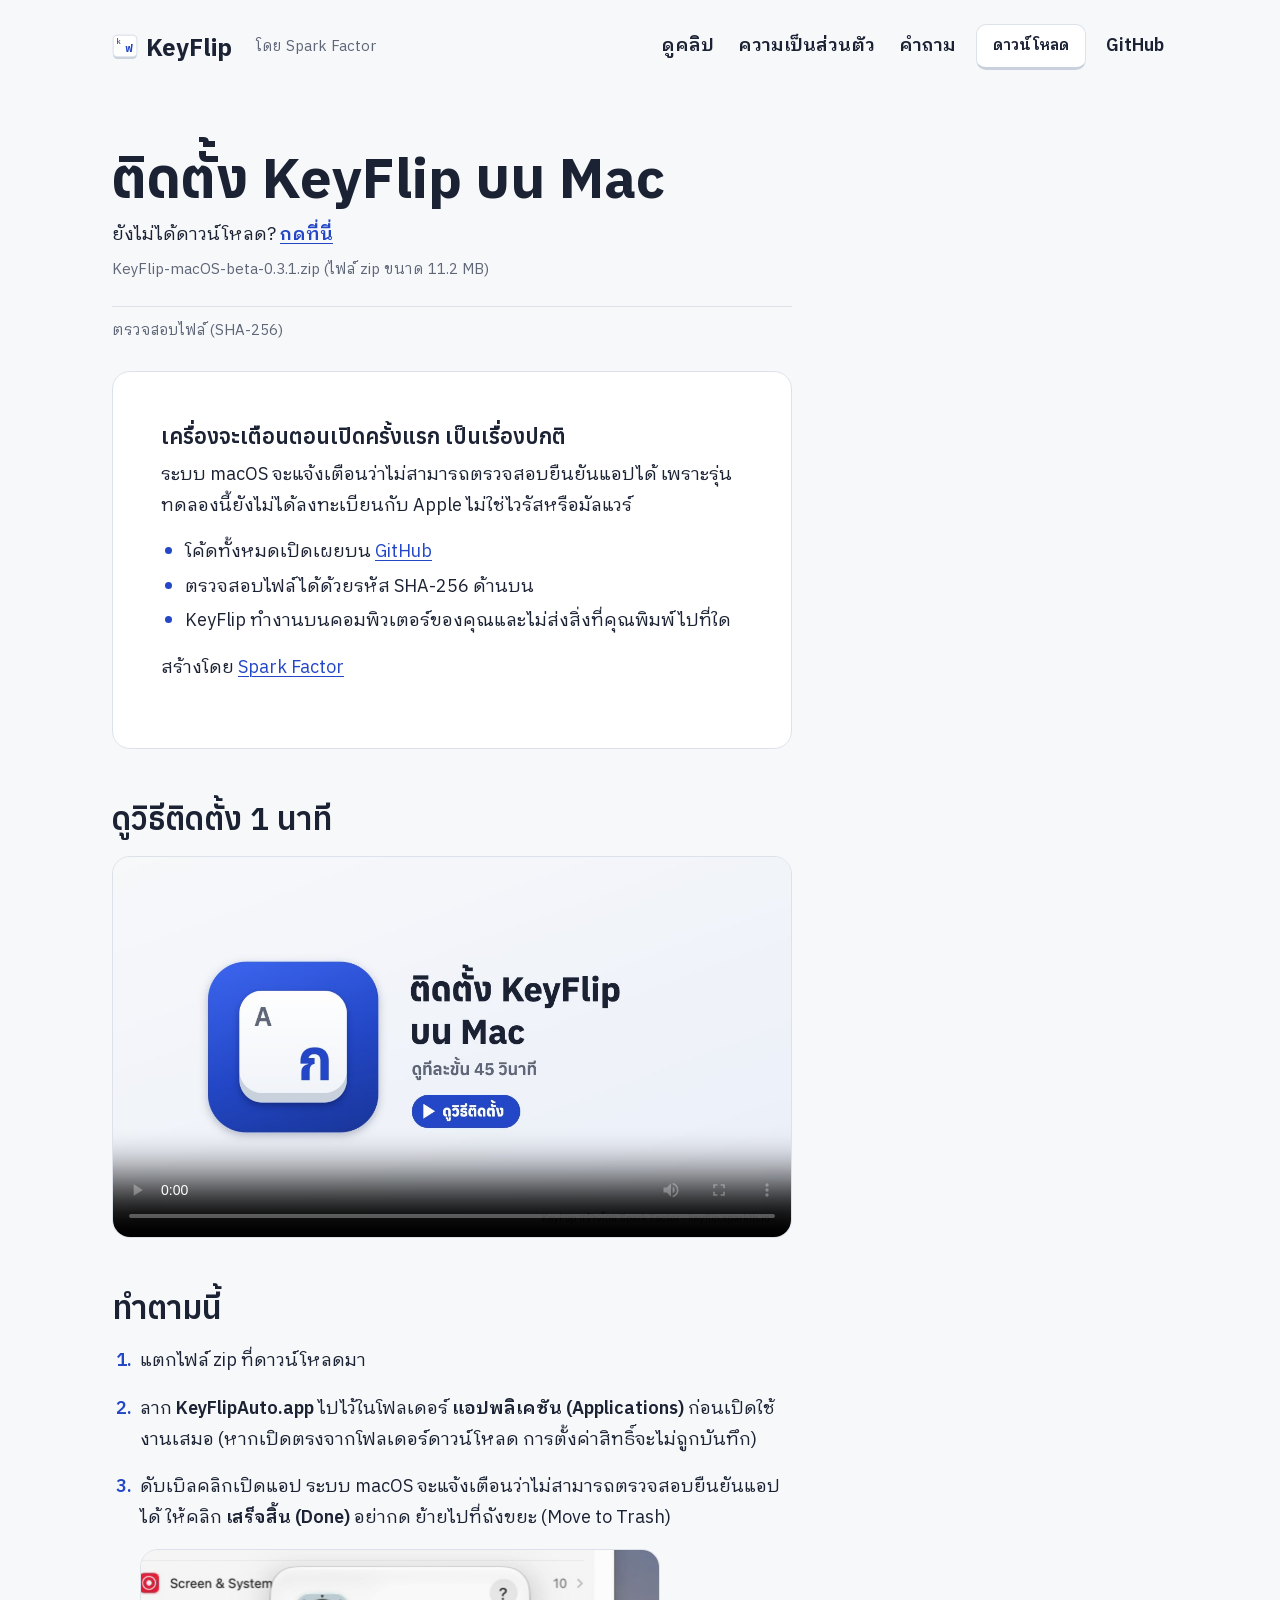
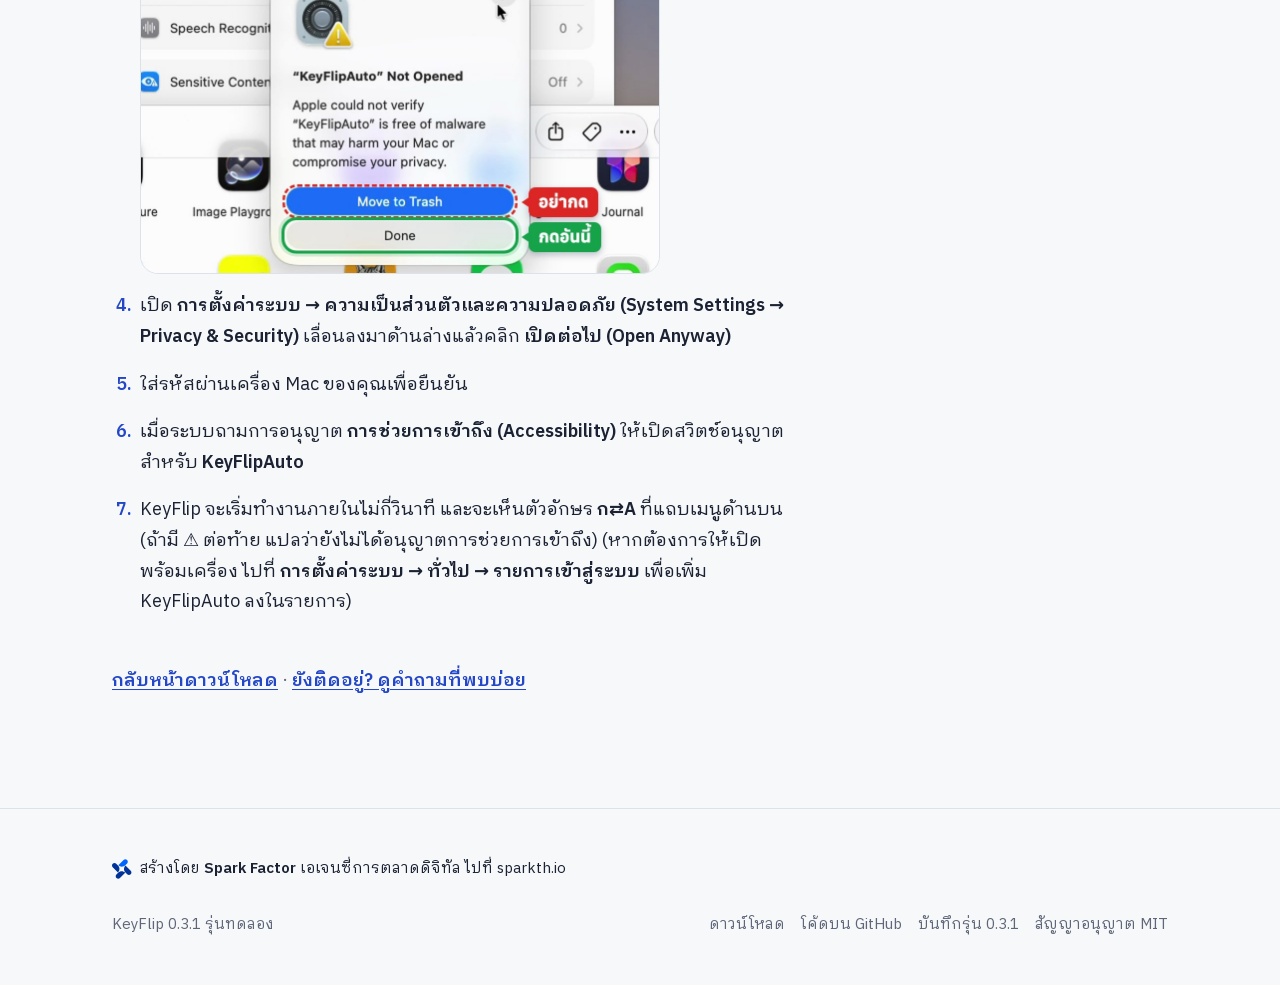
<file: site/download/mac/index.html>
<!DOCTYPE html>
<html lang="th">
<head>
  <meta charset="UTF-8">
  <meta name="viewport" content="width=device-width, initial-scale=1.0">
  <title>ติดตั้ง KeyFlip บน Mac</title>
  <meta name="description" content="ขั้นตอนการติดตั้ง KeyFlip บน Mac พร้อมวิธีแก้การแจ้งเตือนความปลอดภัยเมื่อเปิดใช้งานครั้งแรกและวิดีโอสอนการติดตั้ง">
  <link rel="canonical" href="https://keyflip.sparkth.io/download/mac/">
  <link rel="icon" href="../../assets/favicon.svg" type="image/svg+xml">
  <meta name="theme-color" content="#F7F8FA">
  <meta name="robots" content="noindex, follow">

  <!-- Open Graph -->
  <meta property="og:type" content="website">
  <meta property="og:url" content="https://keyflip.sparkth.io/download/mac/">
  <meta property="og:title" content="ติดตั้ง KeyFlip บน Mac">
  <meta property="og:description" content="ขั้นตอนการติดตั้ง KeyFlip บน Mac พร้อมวิธีแก้การแจ้งเตือนความปลอดภัยเมื่อเปิดใช้งานครั้งแรกและวิดีโอสอนการติดตั้ง">
  <meta property="og:image" content="https://keyflip.sparkth.io/assets/og.png">
  <meta property="og:image:width" content="1200">
  <meta property="og:image:height" content="630">

  <!-- Twitter Card -->
  <meta name="twitter:card" content="summary_large_image">
  <meta name="twitter:title" content="ติดตั้ง KeyFlip บน Mac">
  <meta name="twitter:description" content="ขั้นตอนการติดตั้ง KeyFlip บน Mac พร้อมวิธีแก้การแจ้งเตือนความปลอดภัยเมื่อเปิดใช้งานครั้งแรกและวิดีโอสอนการติดตั้ง">
  <meta name="twitter:image" content="https://keyflip.sparkth.io/assets/og.png">

  <!-- Preload Critical Thai Subsets -->
  <link rel="preload" href="../../fonts/anuphan-400-700-thai.woff2" as="font" type="font/woff2" crossorigin>
  <link rel="preload" href="../../fonts/ibm-plex-sans-thai-looped-400-thai.woff2" as="font" type="font/woff2" crossorigin>

  <!-- Stylesheets in Strict Order -->
  <link rel="stylesheet" href="../../fonts/fonts.css">
  <link rel="stylesheet" href="../../design/tokens.css">
  <link rel="stylesheet" href="../../assets/site.css">
  <link rel="stylesheet" href="../../assets/download.css">

  <script src="../../assets/download.js" defer></script>
</head>
<body>
  <a href="#main-content" class="skip-link">ข้ามไปยังเนื้อหาหลัก</a>

  <!-- Header -->
  <header class="site-header">
    <div class="page-container site-header-inner">
      <a href="../../" class="wordmark-link" aria-label="KeyFlip หน้าแรก">
        <svg class="wordmark-icon" viewBox="0 0 24 24" aria-hidden="true" focusable="false">
          <rect x="1" y="1" width="22" height="22" rx="4" fill="#C9D1DD"/>
          <rect x="1" y="1" width="22" height="20" rx="4" fill="#FFFFFF" stroke="#DDE2EA" stroke-width="1"/>
          <text x="4" y="9" font-family="'KF Display', sans-serif" font-size="7" font-weight="600" fill="#5E6678">k</text>
          <text x="19" y="17" text-anchor="end" font-family="'KF Display', sans-serif" font-size="10" font-weight="700" fill="#2347C6">ฟ</text>
        </svg>
        <span class="wordmark-text">KeyFlip</span>
      </a>
      <a class="header-by" href="https://sparkth.io" target="_blank" rel="noopener">โดย Spark Factor</a>

      <nav class="site-nav" aria-label="เมนูหลัก">
        <a href="../../#video" class="nav-link nav-link-desktop">ดูคลิป</a>
        <a href="../../#privacy" class="nav-link nav-link-desktop">ความเป็นส่วนตัว</a>
        <a href="../../#faq" class="nav-link nav-link-desktop">คำถาม</a>
        <a href="../" class="btn btn-secondary btn-sm nav-download">ดาวน์โหลด</a>
        <a href="https://github.com/ongkub/keyflip" class="nav-link nav-link-desktop" target="_blank" rel="noopener noreferrer" aria-label="โค้ดบน GitHub (เปิดในแท็บใหม่)">GitHub</a>
      </nav>
    </div>
  </header>

  <main id="main-content">
    <!-- Section 1: Download Status -->
    <section class="site-section download-status-section" id="download-status" role="status">
      <div class="page-container">
        <h1 data-active="กำลังดาวน์โหลด KeyFlip สำหรับ Mac…">ติดตั้ง KeyFlip บน Mac</h1>
        <p class="download-fallback-line"><span data-active="ถ้าไฟล์ไม่เริ่มโหลดเอง">ยังไม่ได้ดาวน์โหลด?</span> <a id="download-fallback" download href="https://github.com/ongkub/keyflip/releases/download/v0.3.1-beta/KeyFlip-macOS-beta-0.3.1.zip">กดที่นี่</a></p>
        <p class="download-file-info">KeyFlip-macOS-beta-0.3.1.zip (ไฟล์ zip ขนาด 11.2&nbsp;MB)</p>
        <details class="checksum-details">
          <summary class="checksum-summary">ตรวจสอบไฟล์ (SHA-256)</summary>
          <div class="checksum-body">
            <p class="checksum-label">รหัส SHA-256:</p>
            <code class="checksum-code">2af8a7eca0de95e39c8490099900d4228809243c4a9f5ae73caf0a852cd731ef</code>
            <p class="checksum-label">คำสั่งตรวจสอบใน Terminal:</p>
            <code class="checksum-cmd">shasum -a 256 KeyFlip-macOS-beta-0.3.1.zip</code>
          </div>
        </details>
      </div>
    </section>

    <!-- Section 2: Warning Explained -->
    <section class="site-section warning-section" id="warning-explained">
      <div class="page-container">
        <div class="warning-callout">
          <h2>เครื่องจะเตือนตอนเปิดครั้งแรก เป็นเรื่องปกติ</h2>
          <p>ระบบ macOS จะแจ้งเตือนว่าไม่สามารถตรวจสอบยืนยันแอปได้ เพราะรุ่นทดลองนี้ยังไม่ได้ลงทะเบียนกับ Apple ไม่ใช่ไวรัสหรือมัลแวร์</p>
          <ul class="warning-reassurances">
            <li>โค้ดทั้งหมดเปิดเผยบน <a href="https://github.com/ongkub/keyflip" target="_blank" rel="noopener noreferrer">GitHub</a></li>
            <li>ตรวจสอบไฟล์ได้ด้วยรหัส SHA-256 ด้านบน</li>
            <li>KeyFlip ทำงานบนคอมพิวเตอร์ของคุณและไม่ส่งสิ่งที่คุณพิมพ์ไปที่ใด</li>
          </ul>
          <p class="warning-by">สร้างโดย <a href="https://sparkth.io" target="_blank" rel="noopener">Spark Factor</a></p>
        </div>
      </div>
    </section>

    <!-- Section 3: Install Video -->
    <section class="site-section install-video-section" id="install-video">
      <div class="page-container">
        <h2>ดูวิธีติดตั้ง 1&nbsp;นาที</h2>
        <div class="video-frame">
          <video controls preload="metadata" playsinline width="1280" height="720" poster="../../assets/install/install-mac-poster.jpg">
            <source src="../../assets/install/install-mac.mp4" type="video/mp4">
            <track kind="captions" srclang="th" label="ไทย" src="../../assets/install/install-mac.th.vtt">
          </video>
        </div>
      </div>
    </section>

    <!-- Section 4: Install Steps -->
    <section class="site-section install-steps-section" id="install-steps">
      <div class="page-container">
        <h2>ทำตามนี้</h2>
        <ol class="step-list">
          <li class="step-item">แตกไฟล์ zip ที่ดาวน์โหลดมา</li>
          <li class="step-item">ลาก <strong>KeyFlipAuto.app</strong> ไปไว้ในโฟลเดอร์ <strong>แอปพลิเคชัน (Applications)</strong> ก่อนเปิดใช้งานเสมอ (หากเปิดตรงจากโฟลเดอร์ดาวน์โหลด การตั้งค่าสิทธิ์จะไม่ถูกบันทึก)</li>
          <li class="step-item">ดับเบิลคลิกเปิดแอป ระบบ macOS จะแจ้งเตือนว่าไม่สามารถตรวจสอบยืนยันแอปได้ ให้คลิก <strong>เสร็จสิ้น (Done)</strong> อย่ากด ย้ายไปที่ถังขยะ (Move to Trash)
            <figure class="step-shot">
              <img src="../../assets/install/mac-not-opened.jpg" width="1040" height="650" loading="lazy" alt="หน้าต่างเตือน “KeyFlipAuto” Not Opened บน Mac: กด Done ไม่ต้องกด Move to Trash">
            </figure>
          </li>
          <li class="step-item">เปิด <strong>การตั้งค่าระบบ → ความเป็นส่วนตัวและความปลอดภัย (System Settings → Privacy &amp; Security)</strong> เลื่อนลงมาด้านล่างแล้วคลิก <strong>เปิดต่อไป (Open Anyway)</strong></li>
          <li class="step-item">ใส่รหัสผ่านเครื่อง Mac ของคุณเพื่อยืนยัน</li>
          <li class="step-item">เมื่อระบบถามการอนุญาต <strong>การช่วยการเข้าถึง (Accessibility)</strong> ให้เปิดสวิตช์อนุญาตสำหรับ <strong>KeyFlipAuto</strong></li>
          <li class="step-item">KeyFlip จะเริ่มทำงานภายในไม่กี่วินาที และจะเห็นตัวอักษร <strong>ก⇄A</strong> ที่แถบเมนูด้านบน (ถ้ามี ⚠ ต่อท้าย แปลว่ายังไม่ได้อนุญาตการช่วยการเข้าถึง) (หากต้องการให้เปิดพร้อมเครื่อง ไปที่ <strong>การตั้งค่าระบบ → ทั่วไป → รายการเข้าสู่ระบบ</strong> เพื่อเพิ่ม KeyFlipAuto ลงในรายการ)</li>
        </ol>
      </div>
    </section>

    <!-- Section 5: Back Links -->
    <section class="site-section install-back-section" id="install-back">
      <div class="page-container">
        <p class="install-back-links">
          <a href="../">กลับหน้าดาวน์โหลด</a> · <a href="../../#faq">ยังติดอยู่? ดูคำถามที่พบบ่อย</a>
        </p>
      </div>
    </section>
  </main>

  <!-- Footer -->
  <footer class="site-footer">
    <div class="page-container site-footer-inner">
      <a class="made-by" href="https://sparkth.io" target="_blank" rel="noopener">
        <img src="../../assets/spark-factor-logo.svg" alt="" width="20" height="20">
        <span>สร้างโดย <strong>Spark Factor</strong> เอเจนซี่การตลาดดิจิทัล ไปที่ sparkth.io</span>
      </a>
      <p class="footer-meta">KeyFlip 0.3.1 รุ่นทดลอง</p>
      <nav class="footer-links" aria-label="ลิงก์ส่วนท้าย">
        <a href="../">ดาวน์โหลด</a>
        <a href="https://github.com/ongkub/keyflip" target="_blank" rel="noopener noreferrer">โค้ดบน GitHub</a>
        <a href="https://github.com/ongkub/keyflip/releases/tag/v0.3.1-beta" target="_blank" rel="noopener noreferrer">บันทึกรุ่น 0.3.1</a>
        <a href="https://github.com/ongkub/keyflip/blob/main/LICENSE" target="_blank" rel="noopener noreferrer">สัญญาอนุญาต MIT</a>
      </nav>
    </div>
  </footer>
</body>
</html>
</file>
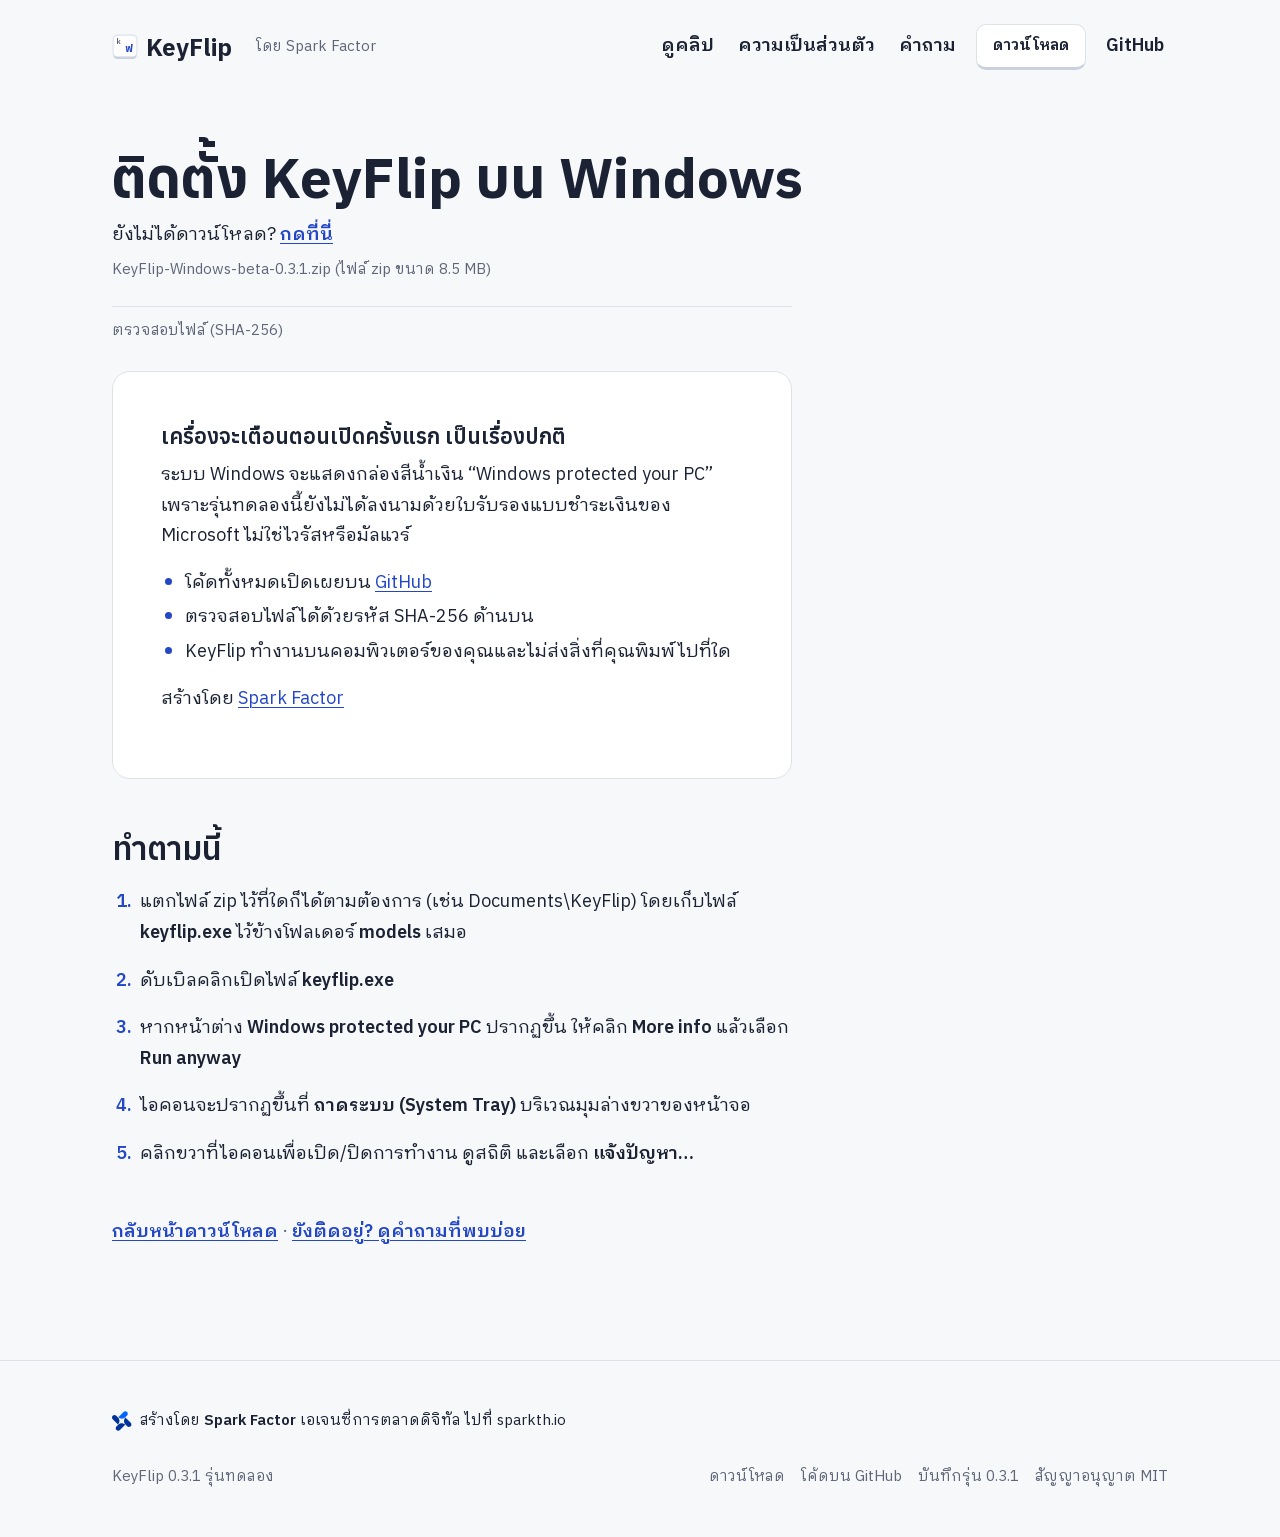
<file: site/download/windows/index.html>
<!DOCTYPE html>
<html lang="th">
<head>
  <meta charset="UTF-8">
  <meta name="viewport" content="width=device-width, initial-scale=1.0">
  <title>ติดตั้ง KeyFlip บน Windows</title>
  <meta name="description" content="ขั้นตอนการติดตั้ง KeyFlip บน Windows พร้อมวิธีแก้การแจ้งเตือนความปลอดภัยเมื่อเปิดใช้งานครั้งแรกและวิดีโอสอนการติดตั้ง">
  <link rel="canonical" href="https://keyflip.sparkth.io/download/windows/">
  <link rel="icon" href="../../assets/favicon.svg" type="image/svg+xml">
  <meta name="theme-color" content="#F7F8FA">
  <meta name="robots" content="noindex, follow">

  <!-- Open Graph -->
  <meta property="og:type" content="website">
  <meta property="og:url" content="https://keyflip.sparkth.io/download/windows/">
  <meta property="og:title" content="ติดตั้ง KeyFlip บน Windows">
  <meta property="og:description" content="ขั้นตอนการติดตั้ง KeyFlip บน Windows พร้อมวิธีแก้การแจ้งเตือนความปลอดภัยเมื่อเปิดใช้งานครั้งแรกและวิดีโอสอนการติดตั้ง">
  <meta property="og:image" content="https://keyflip.sparkth.io/assets/og.png">
  <meta property="og:image:width" content="1200">
  <meta property="og:image:height" content="630">

  <!-- Twitter Card -->
  <meta name="twitter:card" content="summary_large_image">
  <meta name="twitter:title" content="ติดตั้ง KeyFlip บน Windows">
  <meta name="twitter:description" content="ขั้นตอนการติดตั้ง KeyFlip บน Windows พร้อมวิธีแก้การแจ้งเตือนความปลอดภัยเมื่อเปิดใช้งานครั้งแรกและวิดีโอสอนการติดตั้ง">
  <meta name="twitter:image" content="https://keyflip.sparkth.io/assets/og.png">

  <!-- Preload Critical Thai Subsets -->
  <link rel="preload" href="../../fonts/anuphan-400-700-thai.woff2" as="font" type="font/woff2" crossorigin>
  <link rel="preload" href="../../fonts/ibm-plex-sans-thai-looped-400-thai.woff2" as="font" type="font/woff2" crossorigin>

  <!-- Stylesheets in Strict Order -->
  <link rel="stylesheet" href="../../fonts/fonts.css">
  <link rel="stylesheet" href="../../design/tokens.css">
  <link rel="stylesheet" href="../../assets/site.css">
  <link rel="stylesheet" href="../../assets/download.css">

  <script src="../../assets/download.js" defer></script>
</head>
<body>
  <a href="#main-content" class="skip-link">ข้ามไปยังเนื้อหาหลัก</a>

  <!-- Header -->
  <header class="site-header">
    <div class="page-container site-header-inner">
      <a href="../../" class="wordmark-link" aria-label="KeyFlip หน้าแรก">
        <svg class="wordmark-icon" viewBox="0 0 24 24" aria-hidden="true" focusable="false">
          <rect x="1" y="1" width="22" height="22" rx="4" fill="#C9D1DD"/>
          <rect x="1" y="1" width="22" height="20" rx="4" fill="#FFFFFF" stroke="#DDE2EA" stroke-width="1"/>
          <text x="4" y="9" font-family="'KF Display', sans-serif" font-size="7" font-weight="600" fill="#5E6678">k</text>
          <text x="19" y="17" text-anchor="end" font-family="'KF Display', sans-serif" font-size="10" font-weight="700" fill="#2347C6">ฟ</text>
        </svg>
        <span class="wordmark-text">KeyFlip</span>
      </a>
      <a class="header-by" href="https://sparkth.io" target="_blank" rel="noopener">โดย Spark Factor</a>

      <nav class="site-nav" aria-label="เมนูหลัก">
        <a href="../../#video" class="nav-link nav-link-desktop">ดูคลิป</a>
        <a href="../../#privacy" class="nav-link nav-link-desktop">ความเป็นส่วนตัว</a>
        <a href="../../#faq" class="nav-link nav-link-desktop">คำถาม</a>
        <a href="../" class="btn btn-secondary btn-sm nav-download">ดาวน์โหลด</a>
        <a href="https://github.com/ongkub/keyflip" class="nav-link nav-link-desktop" target="_blank" rel="noopener noreferrer" aria-label="โค้ดบน GitHub (เปิดในแท็บใหม่)">GitHub</a>
      </nav>
    </div>
  </header>

  <main id="main-content">
    <!-- Section 1: Download Status -->
    <section class="site-section download-status-section" id="download-status" role="status">
      <div class="page-container">
        <h1 data-active="กำลังดาวน์โหลด KeyFlip สำหรับ Windows…">ติดตั้ง KeyFlip บน Windows</h1>
        <p class="download-fallback-line"><span data-active="ถ้าไฟล์ไม่เริ่มโหลดเอง">ยังไม่ได้ดาวน์โหลด?</span> <a id="download-fallback" download href="https://github.com/ongkub/keyflip/releases/download/v0.3.1-beta/KeyFlip-Windows-beta-0.3.1.zip">กดที่นี่</a></p>
        <p class="download-file-info">KeyFlip-Windows-beta-0.3.1.zip (ไฟล์ zip ขนาด 8.5&nbsp;MB)</p>
        <details class="checksum-details">
          <summary class="checksum-summary">ตรวจสอบไฟล์ (SHA-256)</summary>
          <div class="checksum-body">
            <p class="checksum-label">รหัส SHA-256:</p>
            <code class="checksum-code">5c54a38f62002d5908339479a176178d35d4090662e0be5835f765f8fc373c49</code>
            <p class="checksum-label">คำสั่งตรวจสอบใน Command Prompt / PowerShell:</p>
            <code class="checksum-cmd">certutil -hashfile KeyFlip-Windows-beta-0.3.1.zip SHA256</code>
          </div>
        </details>
      </div>
    </section>

    <!-- Section 2: Warning Explained -->
    <section class="site-section warning-section" id="warning-explained">
      <div class="page-container">
        <div class="warning-callout">
          <h2>เครื่องจะเตือนตอนเปิดครั้งแรก เป็นเรื่องปกติ</h2>
          <p>ระบบ Windows จะแสดงกล่องสีน้ำเงิน “Windows protected your PC” เพราะรุ่นทดลองนี้ยังไม่ได้ลงนามด้วยใบรับรองแบบชำระเงินของ Microsoft ไม่ใช่ไวรัสหรือมัลแวร์</p>
          <ul class="warning-reassurances">
            <li>โค้ดทั้งหมดเปิดเผยบน <a href="https://github.com/ongkub/keyflip" target="_blank" rel="noopener noreferrer">GitHub</a></li>
            <li>ตรวจสอบไฟล์ได้ด้วยรหัส SHA-256 ด้านบน</li>
            <li>KeyFlip ทำงานบนคอมพิวเตอร์ของคุณและไม่ส่งสิ่งที่คุณพิมพ์ไปที่ใด</li>
          </ul>
          <p class="warning-by">สร้างโดย <a href="https://sparkth.io" target="_blank" rel="noopener">Spark Factor</a></p>
        </div>
      </div>
    </section>

    <!-- Section 4: Install Steps -->
    <section class="site-section install-steps-section" id="install-steps">
      <div class="page-container">
        <h2>ทำตามนี้</h2>
        <ol class="step-list">
          <li class="step-item">แตกไฟล์ zip ไว้ที่ใดก็ได้ตามต้องการ (เช่น Documents\KeyFlip) โดยเก็บไฟล์ <strong>keyflip.exe</strong> ไว้ข้างโฟลเดอร์ <strong>models</strong> เสมอ</li>
          <li class="step-item">ดับเบิลคลิกเปิดไฟล์ <strong>keyflip.exe</strong></li>
          <li class="step-item">หากหน้าต่าง <strong>Windows protected your PC</strong> ปรากฏขึ้น ให้คลิก <strong>More info</strong> แล้วเลือก <strong>Run anyway</strong></li>
          <li class="step-item">ไอคอนจะปรากฏขึ้นที่ <strong>ถาดระบบ (System Tray)</strong> บริเวณมุมล่างขวาของหน้าจอ</li>
          <li class="step-item">คลิกขวาที่ไอคอนเพื่อเปิด/ปิดการทำงาน ดูสถิติ และเลือก <strong>แจ้งปัญหา…</strong></li>
        </ol>
      </div>
    </section>

    <!-- Section 5: Back Links -->
    <section class="site-section install-back-section" id="install-back">
      <div class="page-container">
        <p class="install-back-links">
          <a href="../">กลับหน้าดาวน์โหลด</a> · <a href="../../#faq">ยังติดอยู่? ดูคำถามที่พบบ่อย</a>
        </p>
      </div>
    </section>
  </main>

  <!-- Footer -->
  <footer class="site-footer">
    <div class="page-container site-footer-inner">
      <a class="made-by" href="https://sparkth.io" target="_blank" rel="noopener">
        <img src="../../assets/spark-factor-logo.svg" alt="" width="20" height="20">
        <span>สร้างโดย <strong>Spark Factor</strong> เอเจนซี่การตลาดดิจิทัล ไปที่ sparkth.io</span>
      </a>
      <p class="footer-meta">KeyFlip 0.3.1 รุ่นทดลอง</p>
      <nav class="footer-links" aria-label="ลิงก์ส่วนท้าย">
        <a href="../">ดาวน์โหลด</a>
        <a href="https://github.com/ongkub/keyflip" target="_blank" rel="noopener noreferrer">โค้ดบน GitHub</a>
        <a href="https://github.com/ongkub/keyflip/releases/tag/v0.3.1-beta" target="_blank" rel="noopener noreferrer">บันทึกรุ่น 0.3.1</a>
        <a href="https://github.com/ongkub/keyflip/blob/main/LICENSE" target="_blank" rel="noopener noreferrer">สัญญาอนุญาต MIT</a>
      </nav>
    </div>
  </footer>
</body>
</html>
</file>
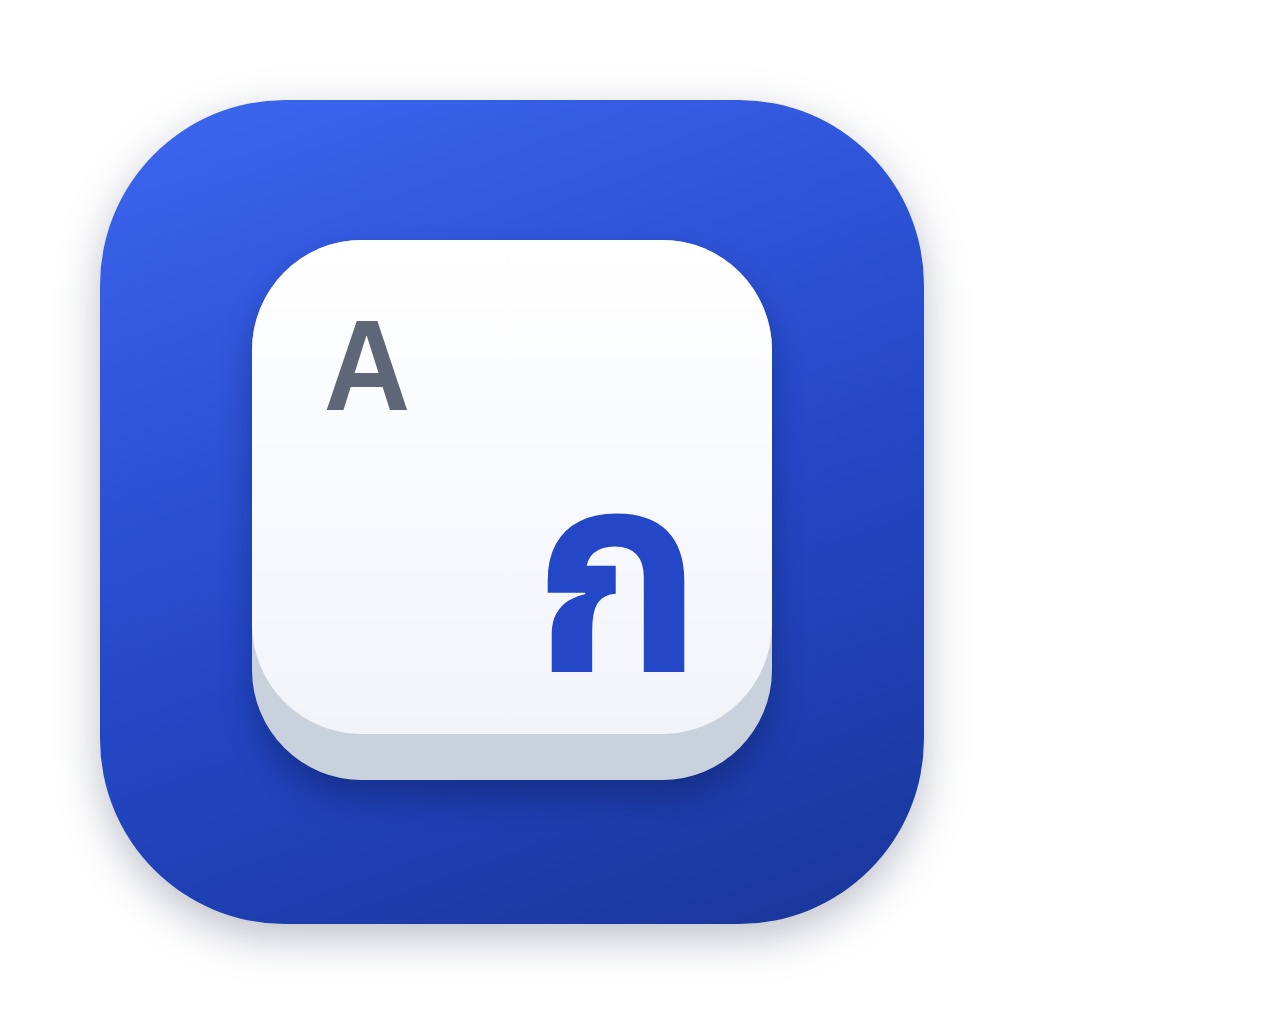
<file: brand/app-icon.html>
<!doctype html>
<html lang="th">
<head>
<meta charset="UTF-8">
<title>KeyFlip app icon (B: keycap on blue, chosen 2026-11-13)</title>
<link rel="stylesheet" href="../site/fonts/fonts.css">
<style>
  /* 1024 canvas, Apple macOS grid: 824 tile at 100,100, continuous-corner radius ~22.4% of the tile */
  * { margin: 0; padding: 0; box-sizing: border-box; }
  html, body { width: 1024px; height: 1024px; background: transparent; overflow: hidden; }
  .icon { display: none; position: relative; width: 1024px; height: 1024px; font-family: 'KF Display', sans-serif; }
  .icon.on { display: block; }
  .tile { position: absolute; left: 100px; top: 100px; width: 824px; height: 824px; border-radius: 185px; overflow: hidden;
          filter: drop-shadow(0 14px 22px rgba(15, 25, 60, .28)); }
  .a { position: absolute; font-weight: 600; color: #5E6678; line-height: 1; }
  .k { position: absolute; font-weight: 700; color: #2347C6; line-height: 1; }

  /* A: the tile itself is the keycap (white top face, grey bottom edge), like the site favicon */
  #a .tile { background: #C9D1DD; }
  #a .face { position: absolute; left: 0; top: 0; right: 0; height: 752px; border-radius: 185px;
             background: linear-gradient(180deg, #FFFFFF 0%, #F4F6FA 100%); box-shadow: inset 0 -3px 0 #DDE2EA; }
  #a .a { left: 150px; top: 118px; font-size: 190px; }
  #a .k { right: 150px; bottom: 150px; font-size: 400px; }

  /* B: blue tile with a white keycap in the middle */
  #b .tile { background: linear-gradient(160deg, #3D66F0 0%, #2347C6 55%, #1A3699 100%); }
  #b .cap { position: absolute; left: 152px; top: 140px; width: 520px; height: 540px; border-radius: 110px; background: #C9D1DD;
            box-shadow: 0 18px 30px rgba(8, 20, 70, .35); }
  #b .cap .face { position: absolute; left: 0; top: 0; right: 0; height: 494px; border-radius: 110px;
                  background: linear-gradient(180deg, #FFFFFF 0%, #F1F4F9 100%); }
  #b .a { left: 72px; top: 58px; font-size: 128px; }
  #b .k { right: 70px; bottom: 74px; font-size: 270px; }

  /* C: blue tile, two keycaps and a flip arrow (ก ⇄ A) */
  #c .tile { background: linear-gradient(160deg, #3D66F0 0%, #2347C6 55%, #1A3699 100%); }
  #c .cap { position: absolute; width: 300px; height: 312px; border-radius: 70px; background: #C9D1DD; box-shadow: 0 14px 24px rgba(8, 20, 70, .35); }
  #c .cap .face { position: absolute; left: 0; top: 0; right: 0; height: 284px; border-radius: 70px; background: linear-gradient(180deg, #FFFFFF, #F1F4F9);
                  display: flex; align-items: center; justify-content: center; }
  #c .c1 { left: 96px; top: 140px; transform: rotate(-6deg); }
  #c .c2 { right: 96px; bottom: 120px; transform: rotate(6deg); }
  #c .c1 .face span { font-weight: 700; color: #2347C6; font-size: 190px; line-height: 1; margin-top: 20px; }
  #c .c2 .face span { font-weight: 600; color: #5E6678; font-size: 170px; line-height: 1; }
  #c svg { position: absolute; left: 0; top: 0; }
</style>
</head>
<body>
<div class="icon" id="a"><div class="tile"><div class="face"></div><span class="a">A</span><span class="k">ก</span></div></div>
<div class="icon" id="b"><div class="tile"><div class="cap"><div class="face"></div><span class="a">A</span><span class="k">ก</span></div></div></div>
<div class="icon" id="c"><div class="tile">
  <div class="cap c1"><div class="face"><span>ก</span></div></div>
  <div class="cap c2"><div class="face"><span>A</span></div></div>
  <svg width="824" height="824" viewBox="0 0 824 824" fill="none" stroke="#FFE066" stroke-width="34" stroke-linecap="round" stroke-linejoin="round">
    <path d="M470 205 C 600 205, 660 260, 672 360"/><path d="M630 330 L672 372 L712 324"/>
    <path d="M354 620 C 224 620, 164 565, 152 465"/><path d="M194 495 L152 453 L112 501"/>
  </svg>
</div></div>
<script>
  document.getElementById((location.hash || '#b').slice(1)).classList.add('on');
</script>
</body>
</html>
</file>
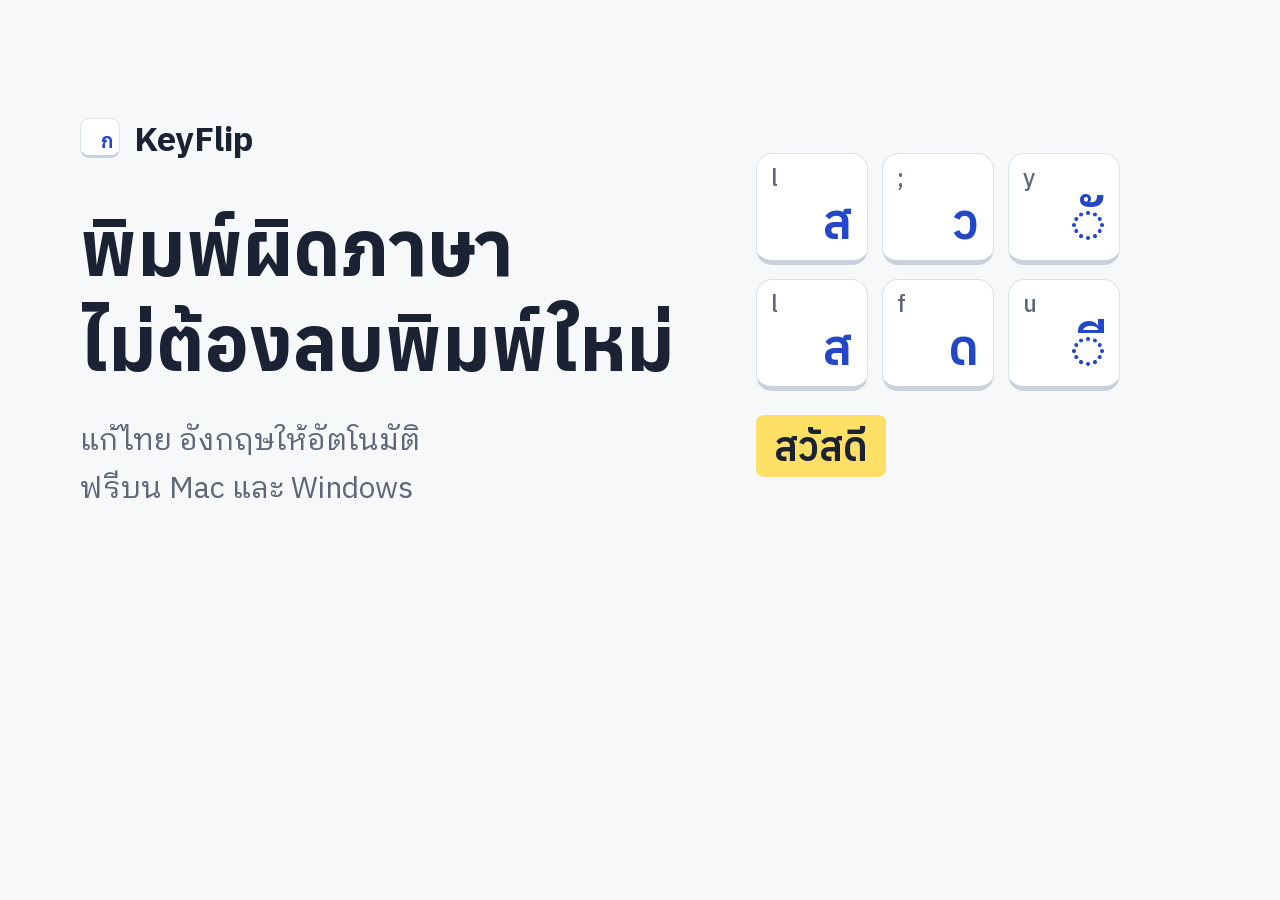
<file: site/design/og.html>
<!doctype html>
<html lang="th">
<head>
<meta charset="utf-8">
<title>KeyFlip share image source</title>
<!-- Source for assets/og.png (1200x630). Render with headless Chrome; see site/README.md. -->
<link rel="stylesheet" href="../fonts/fonts.css">
<link rel="stylesheet" href="tokens.css">
<style>
  html, body { margin: 0; width: 1200px; height: 630px; overflow: hidden; background: var(--color-neutral); color: var(--color-ink); font-synthesis: none; }
  .wrap { box-sizing: border-box; height: 100%; padding: 72px 80px; display: grid; grid-template-columns: 1fr auto; align-items: center; gap: 48px; }
  .mark { font: 700 34px/1.3 var(--font-display); display: flex; align-items: center; gap: 14px; margin-bottom: 40px; }
  .mark i { width: 40px; height: 40px; border-radius: 9px; background: #fff; border: 1px solid var(--color-rule); border-bottom: 3px solid var(--color-keycap-edge); box-sizing: border-box; position: relative; }
  .mark i::after { content: 'ก'; position: absolute; right: 6px; bottom: 1px; font: 600 20px/1.3 var(--font-display); color: var(--color-primary); }
  h1 { font: 700 76px/1.25 var(--font-display); margin: 0 0 28px; }
  h1 span { display: block; }
  p { font: 400 30px/1.6 var(--font-text); color: var(--color-slate); margin: 0; }
  .keys { display: grid; grid-template-columns: repeat(3, 112px); gap: 14px; }
  .key { width: 112px; height: 112px; box-sizing: border-box; background: #fff; border: 1px solid var(--color-rule); border-bottom: 5px solid var(--color-keycap-edge); border-radius: 16px; position: relative; }
  .key .la { position: absolute; left: 14px; top: 8px; font: 500 24px/1.3 var(--font-display); color: var(--color-slate); }
  .key .th { position: absolute; right: 14px; bottom: 6px; font: 600 50px/1.35 var(--font-display); color: var(--color-primary); }
  .word { grid-column: 1 / -1; justify-self: start; margin-top: 10px; background: var(--color-highlight); font: 600 40px/1.45 var(--font-display); padding: 2px 18px; border-radius: 8px; }
</style>
</head>
<body>
  <div class="wrap">
    <div>
      <div class="mark"><i></i>KeyFlip</div>
      <h1><span>พิมพ์ผิดภาษา</span><span>ไม่ต้องลบพิมพ์ใหม่</span></h1>
      <p>แก้ไทย อังกฤษให้อัตโนมัติ<br>ฟรีบน Mac และ Windows</p>
    </div>
    <div class="keys">
      <div class="key"><span class="la">l</span><span class="th">ส</span></div>
      <div class="key"><span class="la">;</span><span class="th">ว</span></div>
      <div class="key"><span class="la">y</span><span class="th">◌ั</span></div>
      <div class="key"><span class="la">l</span><span class="th">ส</span></div>
      <div class="key"><span class="la">f</span><span class="th">ด</span></div>
      <div class="key"><span class="la">u</span><span class="th">◌ี</span></div>
      <div class="word">สวัสดี</div>
    </div>
  </div>
</body>
</html>
</file>
<file: site/fonts/fonts.css>
/* Self-hosted Thai + Latin subsets from Google Fonts (SIL OFL 1.1, see OFL-*.txt).
   Families are aliased: 'KF Display' = Anuphan (Cadson Demak), 'KF Text' = IBM Plex Sans Thai Looped (IBM).
   Use the CSS variables in ../design/tokens.css, not these names directly. */
@font-face {
  font-family: 'KF Display';
  font-style: normal;
  font-weight: 400 700;
  font-display: swap;
  src: url('anuphan-400-700-thai.woff2') format('woff2');
  unicode-range: U+02D7, U+0303, U+0331, U+0E01-0E5B, U+200C-200D, U+25CC;
}
@font-face {
  font-family: 'KF Display';
  font-style: normal;
  font-weight: 400 700;
  font-display: swap;
  src: url('anuphan-400-700-latin.woff2') format('woff2');
  unicode-range: U+0000-00FF, U+0131, U+0152-0153, U+02BB-02BC, U+02C6, U+02DA, U+02DC, U+0304, U+0308, U+0329, U+2000-206F, U+20AC, U+2122, U+2191, U+2193, U+2212, U+2215, U+FEFF, U+FFFD;
}
@font-face {
  font-family: 'KF Text';
  font-style: normal;
  font-weight: 400;
  font-display: swap;
  src: url('ibm-plex-sans-thai-looped-400-thai.woff2') format('woff2');
  unicode-range: U+02D7, U+0303, U+0331, U+0E01-0E5B, U+200C-200D, U+25CC;
}
@font-face {
  font-family: 'KF Text';
  font-style: normal;
  font-weight: 400;
  font-display: swap;
  src: url('ibm-plex-sans-thai-looped-400-latin.woff2') format('woff2');
  unicode-range: U+0000-00FF, U+0131, U+0152-0153, U+02BB-02BC, U+02C6, U+02DA, U+02DC, U+0304, U+0308, U+0329, U+2000-206F, U+20AC, U+2122, U+2191, U+2193, U+2212, U+2215, U+FEFF, U+FFFD;
}
@font-face {
  font-family: 'KF Text';
  font-style: normal;
  font-weight: 600;
  font-display: swap;
  src: url('ibm-plex-sans-thai-looped-600-thai.woff2') format('woff2');
  unicode-range: U+02D7, U+0303, U+0331, U+0E01-0E5B, U+200C-200D, U+25CC;
}
@font-face {
  font-family: 'KF Text';
  font-style: normal;
  font-weight: 600;
  font-display: swap;
  src: url('ibm-plex-sans-thai-looped-600-latin.woff2') format('woff2');
  unicode-range: U+0000-00FF, U+0131, U+0152-0153, U+02BB-02BC, U+02C6, U+02DA, U+02DC, U+0304, U+0308, U+0329, U+2000-206F, U+20AC, U+2122, U+2191, U+2193, U+2212, U+2215, U+FEFF, U+FFFD;
}
</file>
<file: site/design/tokens.css>
/* Design tokens for the KeyFlip site. Source of truth: ../DESIGN.md (keep the two in sync).
   Import ../fonts/fonts.css before this file. Use these variables; do not hard-code values. */
:root {
  /* Colors */
  --color-primary: #2347C6;          /* Legend Blue: Thai legend, primary action, links */
  --color-primary-pressed: #1A3699;
  --color-on-primary: #FFFFFF;
  --color-ink: #1B2233;              /* all text */
  --color-slate: #5E6678;            /* Latin legend, gibberish before the fix, captions */
  --color-neutral: #F7F8FA;          /* page background */
  --color-keycap: #FFFFFF;           /* key tops, buttons, panels, inputs */
  --color-keycap-edge: #C9D1DD;      /* the visible bottom edge of a key */
  --color-rule: #DDE2EA;             /* FAQ / table hairlines only */
  --color-highlight: #FFE066;        /* behind the word just fixed; always with ink text */

  /* Type families (aliases declared in ../fonts/fonts.css) */
  --font-display: 'KF Display', 'KF Text', 'Noto Sans Thai', 'Thonburi', system-ui, sans-serif;  /* Anuphan; KF Text second: Anuphan has no U+25CC dotted circle */
  --font-text: 'KF Text', 'Noto Sans Thai Looped', 'Thonburi', system-ui, sans-serif;  /* IBM Plex Sans Thai Looped */
  --font-mono: ui-monospace, 'SF Mono', Menlo, Consolas, monospace;                     /* checksums, commands only */

  /* Type scale: size / line-height (Thai needs the generous line-heights; never add letter-spacing) */
  --type-display: 700 clamp(2.25rem, 1.4rem + 3.6vw, 3.5rem) / 1.25 var(--font-display);
  --type-headline: 600 clamp(1.625rem, 1.3rem + 1.4vw, 2rem) / 1.35 var(--font-display);
  --type-title: 600 1.375rem / 1.45 var(--font-display);
  --type-body: 400 1.125rem / 1.7 var(--font-text);
  --type-body-strong: 600 1.125rem / 1.7 var(--font-text);
  --type-small: 400 0.9375rem / 1.6 var(--font-text);
  --type-legend-thai: 600 1.75rem / 1.4 var(--font-display);
  --type-legend-latin: 500 0.9375rem / 1.2 var(--font-display);

  /* Radii by role (never one radius for everything) */
  --radius-control: 8px;
  --radius-key: 10px;
  --radius-panel: 18px;

  /* Spacing (4px base) */
  --space-xs: 4px;
  --space-sm: 8px;
  --space-md: 16px;
  --space-lg: 24px;
  --space-xl: 48px;
  --space-xxl: 72px;
  --space-section: clamp(72px, 5rem + 3vw, 112px);
  --text-measure: 680px;
  --page-max: 1120px;
  --gutter: clamp(16px, 4vw, 32px);

  /* Keycap depth: a solid edge, not a shadow */
  --key-size: clamp(48px, 9vw, 64px);
  --key-edge: 3px;
  --key-edge-pressed: 1px;
}
</file>
<file: site/assets/site.css>
/* Reset & Document Baseline */
*, *::before, *::after {
  box-sizing: border-box;
}

html {
  font-synthesis: none;
  letter-spacing: 0;
  -webkit-text-size-adjust: 100%;
  scroll-behavior: auto;
}

body {
  margin: 0;
  padding: 0;
  background-color: var(--color-neutral);
  color: var(--color-ink);
  font: var(--type-body);
  font-synthesis: none;
  letter-spacing: 0;
}

/* Accessibility: Skip Link */
.skip-link {
  position: absolute;
  top: -100px;
  left: var(--gutter);
  background: var(--color-primary);
  color: var(--color-on-primary);
  padding: var(--space-sm) var(--space-md);
  border-radius: var(--radius-control);
  font: var(--type-body-strong);
  text-decoration: none;
  z-index: 1000;
  transition: top 120ms ease-out;
}

.skip-link:focus-visible {
  top: var(--space-md);
  outline: 2px solid var(--color-ink);
  outline-offset: 2px;
}

/* Accessible Focus Ring */
:focus-visible {
  outline: 2px solid var(--color-primary);
  outline-offset: 2px;
}

/* Typography Defaults */
/* Keep each Thai phrase whole; wrap only at the space between phrases. */
.phrase { display: inline-block; }

h1 {
  font: var(--type-display);
  color: var(--color-ink);
  margin-block: 0 var(--space-md);
  text-wrap: balance;
}

h2 {
  font: var(--type-headline);
  color: var(--color-ink);
  margin-block: 0 var(--space-md);
  text-wrap: balance;
}

h3 {
  font: var(--type-title);
  color: var(--color-ink);
  margin-block: 0 var(--space-sm);
  text-wrap: balance;
}

p {
  margin-block: 0 var(--space-md);
  text-wrap: pretty;
  max-width: var(--text-measure);
}

a {
  color: var(--color-primary);
  text-decoration-thickness: 1px;
  text-underline-offset: 3px;
}

a:hover {
  color: var(--color-primary-pressed);
}

kbd {
  font-family: var(--font-display);
  background-color: var(--color-keycap);
  border: 1px solid var(--color-rule);
  border-bottom: 2px solid var(--color-keycap-edge);
  border-radius: var(--radius-control);
  padding: 1px 6px;
  font-size: 0.9em;
  line-height: 1.3;
  color: var(--color-ink);
  display: inline-block;
  vertical-align: baseline;
}

mark {
  background-color: var(--color-highlight);
  color: var(--color-ink);
  padding: 0 4px;
  border-radius: var(--radius-control);
}

/* Page Layout */
.page-container {
  max-width: var(--page-max);
  margin-inline: auto;
  padding-inline: var(--gutter);
}

.site-section {
  margin-block-end: var(--space-section);
}

/* Buttons */
.btn {
  display: inline-flex;
  align-items: center;
  justify-content: center;
  font: var(--type-body-strong);
  padding: 14px 24px;
  min-height: 44px;
  border-radius: var(--radius-key);
  cursor: pointer;
  text-decoration: none;
  font-synthesis: none;
  border: 1px solid transparent;
  border-bottom: var(--key-edge) solid var(--color-keycap-edge);
  transition: transform 80ms cubic-bezier(0.2, 0.8, 0.2, 1),
              border-bottom-width 80ms cubic-bezier(0.2, 0.8, 0.2, 1),
              margin-bottom 80ms cubic-bezier(0.2, 0.8, 0.2, 1),
              background-color 80ms cubic-bezier(0.2, 0.8, 0.2, 1);
  box-sizing: border-box;
}

.btn:active {
  transform: translateY(2px);
  border-bottom-width: var(--key-edge-pressed);
  margin-bottom: 2px;
}

.btn-primary {
  background-color: var(--color-primary);
  color: var(--color-on-primary);
  border-color: var(--color-primary);
  border-bottom-color: var(--color-primary-pressed);
}

.btn-primary:hover {
  background-color: var(--color-primary-pressed);
  color: var(--color-on-primary);
}

.btn-secondary {
  background-color: var(--color-keycap);
  color: var(--color-ink);
  border-color: var(--color-rule);
  border-bottom-color: var(--color-keycap-edge);
}

.btn-secondary:hover {
  background-color: var(--color-neutral);
  color: var(--color-ink);
}

.btn-sm {
  padding: 8px 16px;
  min-height: 38px;
  font-size: 0.9375rem;
}

/* Header */
.site-header {
  padding-block: var(--space-lg);
  margin-block-end: var(--space-xl);
}

.site-header-inner {
  display: flex;
  align-items: center;
  justify-content: space-between;
  gap: var(--space-md);
}

.wordmark-link {
  display: inline-flex;
  align-items: center;
  gap: var(--space-sm);
  text-decoration: none;
  color: var(--color-ink);
}

.wordmark-icon {
  display: block;
  width: 26px;
  height: 26px;
  flex-shrink: 0;
}

.wordmark-text {
  font-family: var(--font-display);
  font-size: 1.5rem;
  font-weight: 700;
  line-height: 1;
  color: var(--color-ink);
}

.site-nav {
  display: flex;
  align-items: center;
  gap: var(--space-md);
}

.nav-link {
  font: var(--type-body-strong);
  color: var(--color-ink);
  text-decoration: none;
  padding: var(--space-xs) var(--space-xs);
  min-height: 44px;
  display: inline-flex;
  align-items: center;
}

.nav-link:hover {
  color: var(--color-primary);
}

@media (max-width: 640px) {
  .nav-link-desktop {
    display: none;
  }
}

/* Hero Section */
.hero-grid {
  display: grid;
  grid-template-columns: 1fr 1fr;
  gap: var(--space-xl);
  align-items: flex-start;
}

@media (max-width: 860px) {
  .hero-grid {
    grid-template-columns: 1fr;
    gap: var(--space-xl);
  }
}

.hero-lead {
  font: var(--type-body);
  font-size: 1.1875rem;
  color: var(--color-ink);
  margin-block-end: var(--space-lg);
}

.hero-actions {
  display: flex;
  align-items: center;
  gap: var(--space-md);
  flex-wrap: wrap;
  margin-block-end: var(--space-md);
}

.hero-link-video {
  font: var(--type-body-strong);
  color: var(--color-primary);
  text-decoration: none;
  min-height: 44px;
  display: inline-flex;
  align-items: center;
  padding: var(--space-xs) var(--space-sm);
}

.hero-link-video:hover {
  text-decoration: underline;
}

.hero-meta {
  font: var(--type-small);
  color: var(--color-slate);
  margin: 0;
}

/* Hero Right Column: Keycaps & Demo */
.hero-demo-stage {
  display: flex;
  flex-direction: column;
  gap: var(--space-md);
}

.keycap-row {
  display: flex;
  gap: var(--space-sm);
  perspective: 600px;
  flex-wrap: nowrap;
  overflow-x: auto;
  padding-bottom: 6px;
  min-height: var(--key-size);
}

.keycap {
  width: var(--key-size);
  height: var(--key-size);
  position: relative;
  flex-shrink: 0;
}

.keycap-inner {
  width: 100%;
  height: 100%;
  position: relative;
  transform-style: preserve-3d;
  transition: transform 380ms cubic-bezier(0.2, 0.8, 0.2, 1);
}

.keycap.is-flipped .keycap-inner {
  transform: rotateX(-180deg);
}

.keycap-face {
  position: absolute;
  inset: 0;
  background-color: var(--color-keycap);
  border: 1px solid var(--color-rule);
  border-bottom: var(--key-edge) solid var(--color-keycap-edge);
  border-radius: var(--radius-key);
  box-sizing: border-box;
  padding: 3px 6px;
  display: flex;
  flex-direction: column;
  justify-content: space-between;
  backface-visibility: hidden;
  -webkit-backface-visibility: hidden;
  user-select: none;
}

.keycap-face-front {
  /* Front face orientation */
}

.keycap-face-back {
  transform: rotateX(180deg);
}

.legend-latin {
  align-self: flex-start;
  text-align: left;
}

.legend-thai {
  align-self: flex-end;
  text-align: right;
}

.legend-lead-ink {
  font-family: var(--font-display);
  font-size: clamp(1.125rem, 3.2vw, 1.375rem);
  font-weight: 600;
  line-height: 1.2;
  color: var(--color-ink);
}

.legend-lead-primary {
  font-family: var(--font-display);
  font-size: clamp(1.25rem, 3.8vw, 1.75rem);
  font-weight: 600;
  line-height: 1.35;
  color: var(--color-primary);
}

.legend-sub {
  font-family: var(--font-display);
  font-size: clamp(0.75rem, 2.2vw, 0.9375rem);
  font-weight: 500;
  line-height: 1.25;
  color: var(--color-slate);
}

.hero-result-line {
  display: flex;
  align-items: center;
  gap: var(--space-sm);
  min-height: 44px;
  margin: 0;
  flex-wrap: wrap;
}

.hero-result-caption {
  font: var(--type-small);
  color: var(--color-slate);
}

.composed-word {
  display: inline-block;
  background-color: var(--color-highlight);
  color: var(--color-ink);
  font: var(--type-title);
  padding: 2px 8px;
  border-radius: var(--radius-control);
  opacity: 0;
  transform: scale(0.98);
  transition: opacity 200ms cubic-bezier(0.2, 0.8, 0.2, 1),
              transform 200ms cubic-bezier(0.2, 0.8, 0.2, 1);
  word-break: normal;
}

.composed-word.is-visible {
  opacity: 1;
  transform: scale(1);
}

.demo-input-group {
  display: flex;
  flex-direction: column;
  gap: var(--space-xs);
  max-width: var(--text-measure);
}

.demo-input-label {
  font: var(--type-body-strong);
  color: var(--color-ink);
}

.demo-text-input {
  background-color: var(--color-keycap);
  color: var(--color-ink);
  font: var(--type-title);
  border-radius: var(--radius-control);
  padding: 16px 20px;
  border: 1px solid var(--color-rule);
  border-bottom: var(--key-edge) solid var(--color-keycap-edge);
  width: 100%;
  box-sizing: border-box;
  font-synthesis: none;
  min-height: 56px;
}

.demo-text-input::placeholder {
  color: var(--color-slate);
  opacity: 0.7;
}

.demo-input-note {
  font: var(--type-small);
  color: var(--color-slate);
  margin: 0;
}

/* Video Section */
.video-frame {
  background-color: var(--color-keycap);
  border: 1px solid var(--color-rule);
  border-radius: var(--radius-panel);
  overflow: hidden;
  aspect-ratio: 16 / 9;
  max-width: 100%;
  margin-block: var(--space-md) var(--space-md);
}

.video-frame video {
  width: 100%;
  height: 100%;
  display: block;
  object-fit: cover;
  background-color: var(--color-keycap);
}

.video-captions-grid {
  display: grid;
  grid-template-columns: 1fr 1fr;
  gap: var(--space-md);
  margin-top: var(--space-sm);
  max-width: var(--text-measure);
}

@media (max-width: 640px) {
  .video-captions-grid {
    grid-template-columns: 1fr;
  }
}

.video-caption-item {
  font: var(--type-small);
  color: var(--color-ink);
  display: flex;
  align-items: baseline;
  gap: var(--space-xs);
  flex-wrap: wrap;
}

.mini-key-pair {
  display: inline-flex;
  gap: 2px;
  vertical-align: middle;
}

.mini-key {
  font-family: var(--font-display);
  font-size: 0.75rem;
  font-weight: 600;
  padding: 1px 4px;
  background-color: var(--color-keycap);
  border: 1px solid var(--color-rule);
  border-bottom: 2px solid var(--color-keycap-edge);
  border-radius: 4px;
  line-height: 1.2;
  color: var(--color-ink);
}

/* Comparison rows in Section 3 */
.compare-box {
  display: flex;
  flex-direction: column;
  gap: var(--space-sm);
  margin-block-start: var(--space-md);
  max-width: var(--text-measure);
}

.compare-row {
  display: flex;
  align-items: center;
  gap: var(--space-sm);
  padding-block: var(--space-xs);
  flex-wrap: wrap;
}

.compare-arrow {
  color: var(--color-slate);
  user-select: none;
}

.compare-status {
  font: var(--type-body-strong);
}

.text-slate {
  color: var(--color-slate);
}

.text-primary {
  color: var(--color-primary);
  font-weight: 600;
}

/* Chips in Section 4 */
.key-chip {
  font-family: var(--font-display);
  font-size: 0.875rem;
  font-weight: 600;
  padding: 2px 8px;
  background-color: var(--color-keycap);
  border: 1px solid var(--color-rule);
  border-bottom: 2px solid var(--color-keycap-edge);
  border-radius: var(--radius-control);
  color: var(--color-ink);
  display: inline-block;
  line-height: 1.3;
  vertical-align: middle;
}

/* Privacy Panel in Section 5 */
.privacy-panel {
  background-color: var(--color-keycap);
  border: 1px solid var(--color-rule);
  border-radius: var(--radius-panel);
  padding: var(--space-xl);
  display: flex;
  flex-direction: column;
  gap: var(--space-lg);
  max-width: var(--text-measure);
  margin-block-start: var(--space-md);
}

@media (max-width: 640px) {
  .privacy-panel {
    padding: var(--space-lg);
  }
}

.privacy-group h3 {
  margin-block: 0 var(--space-xs);
  font-size: 1.125rem;
}

.privacy-group ul {
  margin: 0;
  padding-left: 20px;
}

.privacy-group li {
  font: var(--type-body);
  margin-block: var(--space-xs);
}

.privacy-source-links {
  font: var(--type-small);
  color: var(--color-slate);
  margin-block-start: var(--space-md);
}

/* FAQ in Section 7 */
.faq-list {
  max-width: var(--text-measure);
  margin-block-start: var(--space-md);
}

.faq-item {
  border-bottom: 1px solid var(--color-rule);
}

.faq-item:first-child {
  border-top: 1px solid var(--color-rule);
}

.faq-question {
  font: var(--type-title);
  color: var(--color-ink);
  padding-block: var(--space-md);
  cursor: pointer;
  list-style: none;
  display: flex;
  justify-content: space-between;
  align-items: center;
  gap: var(--space-md);
  user-select: none;
}

.faq-question::-webkit-details-marker {
  display: none;
}

.faq-indicator {
  font-family: var(--font-display);
  font-size: 1.25rem;
  font-weight: 500;
  color: var(--color-slate);
  transition: transform 180ms ease-out;
  flex-shrink: 0;
}

details[open] .faq-indicator {
  transform: rotate(45deg);
}

.faq-answer {
  padding-bottom: var(--space-md);
}

.faq-answer p {
  margin: 0;
}

/* Footer */
.site-footer {
  border-top: 1px solid var(--color-rule);
  padding-block: var(--space-xl);
  margin-top: var(--space-section);
}

.site-footer-inner {
  display: flex;
  justify-content: space-between;
  align-items: center;
  flex-wrap: wrap;
  gap: var(--space-md);
}

.footer-meta {
  font: var(--type-small);
  color: var(--color-slate);
  margin: 0;
}

.footer-links {
  display: flex;
  gap: var(--space-md);
  flex-wrap: wrap;
}

.footer-links a {
  font: var(--type-small);
  color: var(--color-slate);
  text-decoration: none;
}

.footer-links a:hover {
  color: var(--color-primary);
  text-decoration: underline;
}

/* Reduced Motion Mode */
@media (prefers-reduced-motion: reduce) {
  .keycap-row {
    perspective: none;
  }
  .keycap-inner {
    transform: none !important;
    transition: none !important;
  }
  .keycap-face {
    transition: opacity 150ms ease-out !important;
  }
  .keycap-face-front {
    opacity: 1;
  }
  .keycap-face-back {
    transform: none !important;
    opacity: 0;
  }
  .keycap.is-flipped .keycap-face-front {
    opacity: 0;
  }
  .keycap.is-flipped .keycap-face-back {
    opacity: 1;
  }
  .composed-word {
    transform: none !important;
    transition: opacity 200ms ease-out !important;
  }
  .btn {
    transition: none !important;
  }
  .faq-indicator {
    transition: none !important;
  }
}

.visually-hidden {
  position: absolute; width: 1px; height: 1px; padding: 0; margin: -1px;
  overflow: hidden; clip: rect(0 0 0 0); white-space: nowrap; border: 0;
}

/* 404 page */
.not-found { padding-block: var(--space-section); }

/* Maker credit: link back to Spark Factor (sparkth.io) */
.header-by { font: var(--type-small); color: var(--color-slate); text-decoration: none; margin-inline-start: var(--space-sm); padding-block: var(--space-xs); }
.header-by:hover { color: var(--color-primary); text-decoration: underline; }
.made-by { display: inline-flex; align-items: center; gap: var(--space-sm); font: var(--type-small); color: var(--color-ink); text-decoration: none; margin-block-end: var(--space-md); min-height: 24px; }
.made-by img { width: 20px; height: 20px; flex: none; }
.made-by:hover span { text-decoration: underline; }
@media (max-width: 479px) { .header-by { display: none; } }
.site-header-inner > .site-nav { margin-inline-start: auto; }   /* keeps "โดย Spark Factor" next to the wordmark */
.site-footer-inner > .made-by { flex-basis: 100%; }
</file>
<file: site/assets/download.css>
/* Download page specific styles. Inherits baseline, tokens, and components from site.css */

.download-intro-section {
  margin-block: var(--space-xl) var(--space-lg);
}

.download-lead {
  font: var(--type-body);
  font-size: 1.25rem;
  color: var(--color-ink);
  margin: 0;
  max-width: var(--text-measure);
}

/* Mobile Visitor Notice Panel */
.mobile-notice-section {
  margin-block-end: var(--space-lg);
}

.mobile-notice-panel {
  background-color: var(--color-keycap);
  border: 1px solid var(--color-rule);
  border-radius: var(--radius-panel);
  padding: var(--space-lg);
  max-width: var(--text-measure);
}

.mobile-notice-panel h2 {
  font: var(--type-title);
  margin-block: 0 var(--space-xs);
}

.mobile-notice-panel p {
  font: var(--type-body);
  color: var(--color-ink);
  margin-block: 0 var(--space-md);
}

.mobile-notice-actions {
  display: flex;
  gap: var(--space-sm);
  flex-wrap: wrap;
}

/* Download Panels Grid */
.download-panels-section {
  margin-block-end: var(--space-section);
}

.download-grid {
  display: grid;
  grid-template-columns: 1fr 1fr;
  gap: var(--space-lg);
  max-width: var(--page-max);
}

@media (max-width: 768px) {
  .download-grid {
    grid-template-columns: 1fr;
  }
}

.download-panel {
  background-color: var(--color-keycap);
  border: 1px solid var(--color-rule);
  border-radius: var(--radius-panel);
  padding: var(--space-xl);
  display: flex;
  flex-direction: column;
}

@media (max-width: 640px) {
  .download-panel {
    padding: var(--space-lg);
  }
}

.download-panel-header {
  display: flex;
  align-items: baseline;
  justify-content: space-between;
  gap: var(--space-sm);
  flex-wrap: wrap;
  margin-block-end: var(--space-xs);
}

.download-panel-header h2 {
  margin: 0;
  font: var(--type-headline);
}

.download-os-match {
  font: var(--type-small);
  color: var(--color-primary);
  font-weight: 600;
}

.download-req {
  font: var(--type-body);
  color: var(--color-ink);
  margin-block: 0 var(--space-xs);
}

.download-file-info {
  font: var(--type-small);
  color: var(--color-slate);
  margin-block: 0 var(--space-lg);
}

.download-action {
  margin-block-end: var(--space-md);
}

.download-action .btn {
  width: 100%;
}

/* Checksum Details */
.checksum-details {
  margin-top: var(--space-md);
  border-top: 1px solid var(--color-rule);
  padding-top: var(--space-sm);
}

.checksum-summary {
  font: var(--type-small);
  color: var(--color-slate);
  cursor: pointer;
  user-select: none;
  display: inline-flex;
  align-items: center;
  gap: var(--space-xs);
  min-height: 32px;
}

.checksum-summary:hover {
  color: var(--color-primary);
}

.checksum-body {
  margin-top: var(--space-sm);
  display: flex;
  flex-direction: column;
  gap: var(--space-xs);
}

.checksum-label {
  font: var(--type-small);
  color: var(--color-slate);
  margin: 0;
}

.checksum-code,
.checksum-cmd {
  font-family: var(--font-mono);
  font-size: 0.8125rem;
  line-height: 1.5;
  background-color: var(--color-neutral);
  color: var(--color-ink);
  padding: var(--space-xs) var(--space-sm);
  border-radius: var(--radius-control);
  border: 1px solid var(--color-rule);
  display: block;
}

.checksum-code {
  overflow-wrap: anywhere;
  word-break: break-all;
}

/* Before You Open: Tabs & Steps */
.before-open-lead {
  font: var(--type-body);
  margin-block-end: var(--space-lg);
}

.os-tabs-container {
  margin-block-start: var(--space-md);
}

/* Without JS, both panels show one after another */
html:not(.has-js) .os-tablist {
  display: none;
}

html:not(.has-js) .os-tabpanel {
  display: block;
  margin-block-end: var(--space-xl);
}

html:not(.has-js) .os-tabpanel-title {
  display: block;
  font: var(--type-title);
  margin-block: var(--space-lg) var(--space-sm);
}

/* With JS active, show tablist and hide redundant heading */
.has-js .os-tablist {
  display: inline-flex;
  gap: var(--space-xs);
  background-color: var(--color-neutral);
  padding: 4px;
  border: 1px solid var(--color-rule);
  border-radius: calc(var(--radius-key) + 2px);
  margin-block-end: var(--space-lg);
}

.has-js .os-tabpanel-title {
  position: absolute;
  width: 1px;
  height: 1px;
  padding: 0;
  margin: -1px;
  overflow: hidden;
  clip: rect(0 0 0 0);
  white-space: nowrap;
  border: 0;
}

.os-tab {
  font: var(--type-body-strong);
  padding: 8px 24px;
  min-height: 44px;
  border-radius: var(--radius-key);
  border: 1px solid transparent;
  background: transparent;
  color: var(--color-slate);
  cursor: pointer;
  font-synthesis: none;
  transition: color 80ms ease, background-color 80ms ease;
  box-sizing: border-box;
}

.os-tab:hover {
  color: var(--color-ink);
}

.os-tab[aria-selected="true"] {
  background-color: var(--color-keycap);
  color: var(--color-primary);
  border-color: var(--color-rule);
  border-bottom: var(--key-edge) solid var(--color-keycap-edge);
}

.os-tabpanel[hidden] {
  display: none !important;
}

.os-tabpanel:focus-visible {
  outline: 2px solid var(--color-primary);
  outline-offset: 4px;
  border-radius: var(--radius-control);
}

/* Numbered Steps */
.step-list {
  margin: 0;
  padding-left: var(--space-lg);
  max-width: var(--text-measure);
}

.step-item {
  font: var(--type-body);
  margin-block-end: var(--space-md);
  padding-left: var(--space-xs);
}

.step-item::marker {
  font-family: var(--font-display);
  font-weight: 600;
  color: var(--color-primary);
}

/* Step Screenshot Reserved Slot */
.step-shot {
  margin: var(--space-md) 0 var(--space-xs) 0;
  aspect-ratio: 16 / 10;
  max-width: 520px;
  width: 100%;
  background-color: var(--color-neutral);
  border: 1px solid var(--color-rule);
  border-radius: var(--radius-panel);
  display: flex;
  align-items: center;
  justify-content: center;
  box-sizing: border-box;
}

.step-shot-placeholder {
  font: var(--type-small);
  color: var(--color-slate);
  text-align: center;
  padding: var(--space-md);
}

/* Keyboard Layouts Section */
.keyboard-grid {
  display: grid;
  grid-template-columns: 1fr 1fr;
  gap: var(--space-lg);
  margin-block-start: var(--space-md);
  max-width: var(--page-max);
}

@media (max-width: 768px) {
  .keyboard-grid {
    grid-template-columns: 1fr;
  }
}

.keyboard-item {
  background-color: var(--color-keycap);
  border: 1px solid var(--color-rule);
  border-radius: var(--radius-panel);
  padding: var(--space-lg);
}

.keyboard-item h3 {
  font: var(--type-title);
  margin-block: 0 var(--space-xs);
}

.keyboard-item p {
  margin: 0;
  font: var(--type-body);
}

/* After Installing Section */
.usage-list {
  margin: var(--space-md) 0 0 0;
  padding-left: 20px;
  max-width: var(--text-measure);
}

.usage-item {
  font: var(--type-body);
  margin-block-end: var(--space-md);
}

.usage-sublist {
  margin-top: var(--space-xs);
  padding-left: 20px;
}

.usage-sublist li {
  margin-block: var(--space-xs);
}

/* Help Section */
.help-section p {
  font: var(--type-body);
}

/* Install Pages (#download-status, #warning-explained, #install-video, #install-steps, #install-back) */
.download-status-section {
  margin-block: var(--space-xl) var(--space-lg);
}

.download-status-section h1 {
  margin-block: 0 var(--space-sm);
}

.download-fallback-line {
  font: var(--type-body);
  color: var(--color-ink);
  margin-block: 0 var(--space-sm);
}

.download-fallback-line a {
  color: var(--color-primary);
  font-weight: 600;
  text-decoration: underline;
  text-underline-offset: 3px;
}

.download-status-section .download-file-info,
.download-status-section .checksum-details {
  max-width: var(--text-measure);
}

.warning-section {
  margin-block-end: var(--space-xl);
}

.warning-callout {
  background-color: var(--color-keycap);
  border: 1px solid var(--color-rule);
  border-radius: var(--radius-panel);
  padding: var(--space-xl);
  max-width: var(--text-measure);
}

@media (max-width: 640px) {
  .warning-callout {
    padding: var(--space-lg);
  }
}

.warning-callout h2 {
  font: var(--type-title);
  margin-block: 0 var(--space-sm);
  color: var(--color-ink);
}

.warning-callout p {
  font: var(--type-body);
  color: var(--color-ink);
  margin-block: 0 var(--space-md);
}

.warning-reassurances {
  margin: 0 0 var(--space-md) 0;
  padding-left: var(--space-lg);
}

.warning-reassurances li {
  font: var(--type-body);
  color: var(--color-ink);
  margin-block-end: var(--space-xs);
}

.warning-reassurances li::marker {
  color: var(--color-primary);
}

.warning-by {
  font: var(--type-small);
  color: var(--color-slate);
  margin: 0;
}

.install-video-section {
  margin-block-end: var(--space-xl);
}

.install-video-section h2 {
  margin-block: 0 var(--space-md);
}

.install-video-section .video-frame {
  max-width: var(--text-measure);
  margin-block: 0;
}

.install-steps-section {
  margin-block-end: var(--space-xl);
}

.install-steps-section h2 {
  margin-block: 0 var(--space-md);
}

.install-back-section {
  margin-block: var(--space-lg) var(--space-section);
}

.install-back-links {
  font: var(--type-body);
  color: var(--color-slate);
  margin: 0;
  max-width: var(--text-measure);
}

.install-back-links a {
  color: var(--color-primary);
  font-weight: 600;
  text-decoration: underline;
  text-underline-offset: 3px;
}

.install-video-links {
  font: var(--type-body);
  margin-block: calc(var(--space-md) * -1) var(--space-lg);
  color: var(--color-slate);
}

.install-video-links a {
  color: var(--color-primary);
  font-weight: 600;
  text-decoration: underline;
  text-underline-offset: 3px;
}

/* Real screenshots inside a step (replace the old placeholder boxes) */
.step-shot { overflow: hidden; }
.step-shot img { display: block; width: 100%; height: 100%; object-fit: cover; }
</file>
